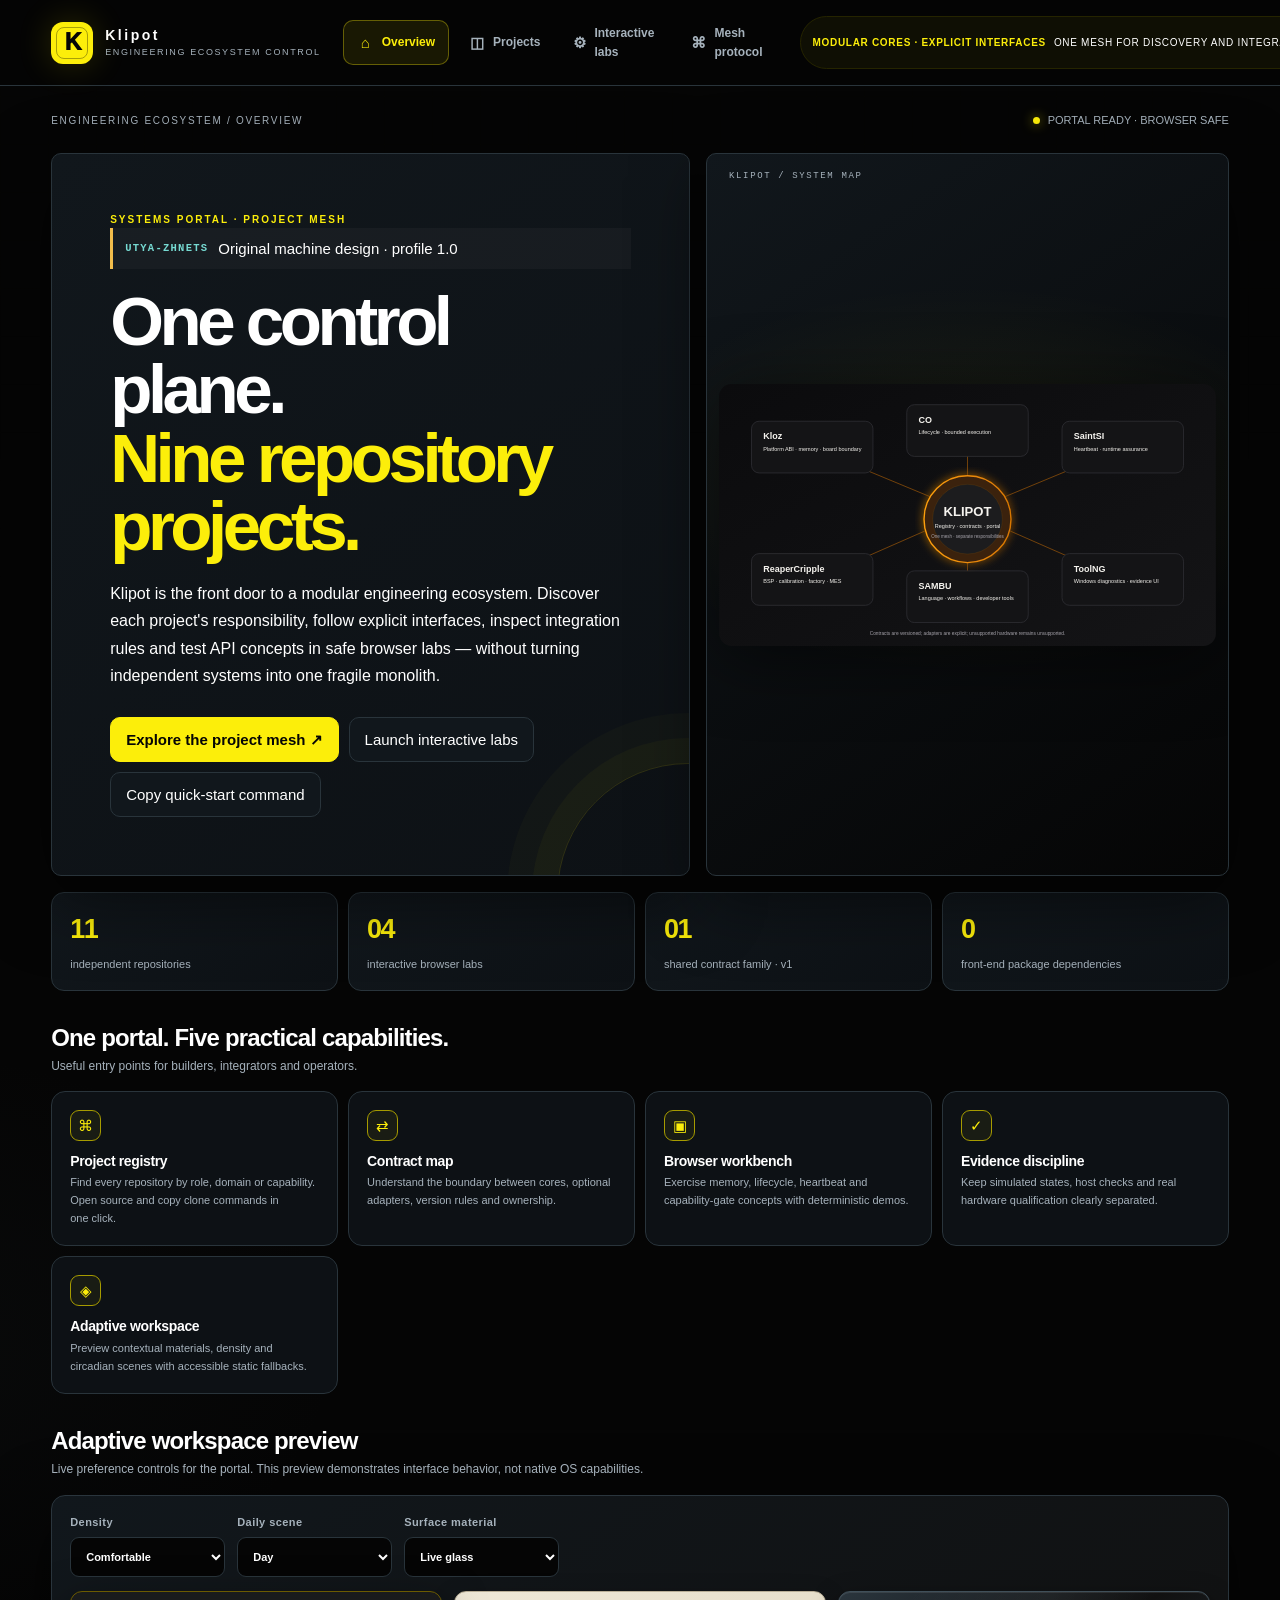
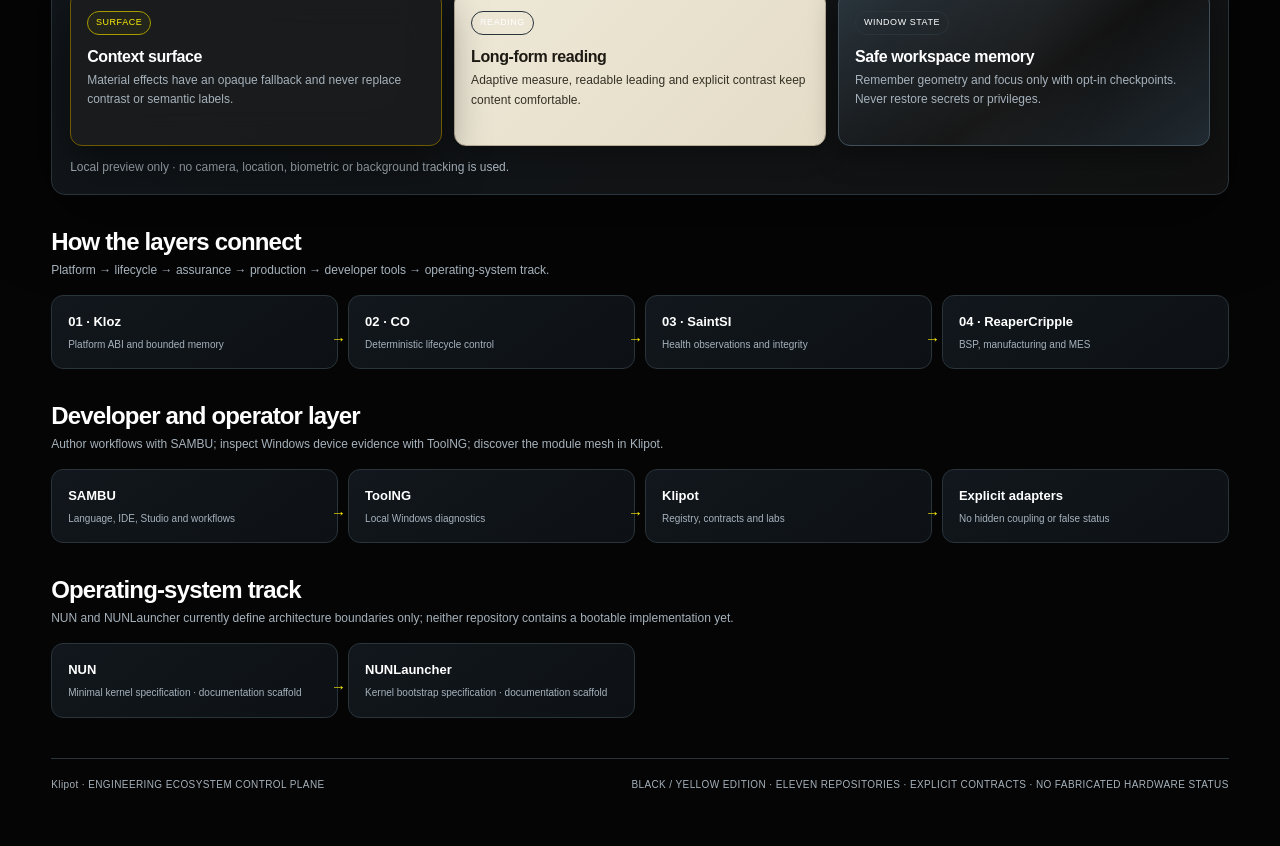
<file: index.html>
<!doctype html>
<html lang="en">
<head>
<meta charset="utf-8"><meta name="viewport" content="width=device-width,initial-scale=1">
<meta name="theme-color" content="#050505">
<meta name="description" content="Klipot is the black-and-yellow control portal for a modular engineering ecosystem: eleven repositories, shared contracts and interactive browser labs.">
<meta name="color-scheme" content="dark">
<link rel="stylesheet" href="assets/duck-ui/duck-ui.css">
<meta property="og:type" content="website">
<meta property="og:title" content="Klipot — Ecosystem Integration & Control Plane">
<meta property="og:description" content="One control plane. Eleven repository projects. Explore the repository mesh, contracts and interactive labs.">
<meta property="og:image" content="https://bboroski.github.io/Klipot/assets/portal-ui-preview.svg">
<meta name="twitter:card" content="summary_large_image">
<link rel="icon" type="image/svg+xml" href="assets/klipot-mark.svg">
<title>Klipot — Ecosystem Integration & Control Plane</title>
<style>

:root{color-scheme:dark;--bg:#050505;--surface:#11171C;--surface2:#0D1115;--stroke:#29343B;--ink:#FFFFFF;--muted:#A6B2BC;--accent:#FCEE0A;--accent-soft:#A69B00;--accent-dim:#252400;--red:#FF003C;--green:#4CAF50;--radius:10px;font:15px/1.55 Inter,ui-sans-serif,system-ui,-apple-system,"Segoe UI",sans-serif}
*{box-sizing:border-box}
html{scroll-behavior:smooth}
body{margin:0;min-height:100vh;color:var(--ink);background:radial-gradient(950px 580px at 84% -12%,#2524002b 0%,transparent 65%),radial-gradient(720px 460px at -10% 55%,#29343B18 0%,transparent 65%),var(--bg)}
body:before{content:"";position:fixed;inset:0;pointer-events:none;z-index:-1;opacity:.16;background-image:linear-gradient(#A69B0012 1px,transparent 1px),linear-gradient(90deg,#A69B0012 1px,transparent 1px);background-size:48px 48px;mask-image:linear-gradient(to bottom,black,transparent 80%)}
button,input,select{font:inherit}
button{cursor:pointer}
a{color:inherit;text-decoration:none}
.app{display:block;min-height:100vh}
.rail{position:sticky;top:0;z-index:30;width:100%;height:auto;padding:13px clamp(18px,4vw,58px);background:#050505eF;border-bottom:1px solid var(--stroke);backdrop-filter:blur(18px);display:flex;align-items:center;justify-content:space-between;gap:22px}
.brand{display:flex;align-items:center;gap:12px;min-width:max-content;padding:2px 0}
.sigil{display:grid;place-items:center;width:42px;height:42px;border-radius:12px;background:var(--accent);color:#050505;font-size:23px;font-weight:950;letter-spacing:-.08em;box-shadow:0 0 34px #FCEE0A2c;position:relative;overflow:hidden}
.sigil:after{content:"";position:absolute;inset:5px;border:1px solid #05050555;border-radius:8px}
.brand strong{display:block;letter-spacing:.18em;font-size:14px}
.brand small{display:block;color:var(--muted);font-size:9px;letter-spacing:.18em;text-transform:uppercase}
.nav{display:flex;align-items:center;justify-content:center;gap:5px}
.nav button{display:flex;align-items:center;gap:8px;border:1px solid transparent;border-radius:10px;background:transparent;color:var(--muted);text-align:left;padding:10px 13px;font-size:12px;font-weight:650;transition:background .18s,border-color .18s,color .18s,transform .18s}
.nav button:hover{background:#FCEE0A0d;border-color:#FCEE0A30;color:var(--ink);transform:translateY(-1px)}
.nav button[aria-current=page]{background:#FCEE0A16;border-color:#FCEE0A55;color:var(--accent)}
.nav .ico{width:17px;text-align:center;font-size:15px}
.rail-note{display:flex;align-items:center;gap:8px;min-width:max-content;padding:8px 11px;border:1px solid #252400;border-radius:999px;background:#FCEE0A0b;color:#FFFFFF;font-size:10px;letter-spacing:.07em;text-transform:uppercase}
.rail-note b{color:var(--accent);font-size:10px}
.content{min-width:0;padding:26px clamp(18px,4vw,58px) 54px;max-width:1540px;width:100%;margin:0 auto}
.topbar{display:flex;justify-content:space-between;align-items:center;gap:16px;margin-bottom:24px}
.crumb{font-size:10px;color:#A6B2BC;letter-spacing:.17em;text-transform:uppercase}
.status{display:flex;gap:8px;align-items:center;color:var(--muted);font-size:11px}
.dot{width:7px;height:7px;border-radius:99px;background:var(--accent);box-shadow:0 0 12px #FCEE0A99}
.view{animation:enter .32s ease both}
.view[hidden]{display:none}
@keyframes enter{from{opacity:0;transform:translateY(10px)}to{opacity:1;transform:none}}
.hero{display:grid;grid-template-columns:1.1fr .9fr;gap:16px;align-items:stretch}
.hero-copy,.hero-visual,.panel,.project,.lab{border:1px solid var(--stroke);border-radius:var(--radius);background:linear-gradient(145deg,#11171C,#0D1115);box-shadow:0 22px 70px #0008}
.hero-copy{padding:clamp(26px,4.6vw,58px);position:relative;overflow:hidden}
.hero-copy:after{content:"";position:absolute;width:260px;height:260px;right:-130px;bottom:-150px;border:1px solid #FCEE0A24;border-radius:50%;box-shadow:0 0 0 25px #FCEE0A08,0 0 0 50px #FCEE0A05;pointer-events:none}
.eyebrow{color:var(--accent);font-size:10px;font-weight:850;text-transform:uppercase;letter-spacing:.2em}
.hero h1{font-size:clamp(40px,5.4vw,72px);line-height:.99;letter-spacing:-.065em;margin:18px 0 19px;max-width:850px}
.hero h1 span{color:var(--accent)}
.lead{color:#FFFFFF;max-width:690px;font-size:16px;line-height:1.72}
.actions{display:flex;gap:10px;flex-wrap:wrap;margin-top:27px}
.btn{display:inline-flex;align-items:center;justify-content:center;gap:8px;border:1px solid #29343B;border-radius:10px;padding:10px 15px;color:var(--ink);background:#11171C;transition:transform .16s,background .16s,border-color .16s,box-shadow .16s;min-height:42px}
.btn:hover{transform:translateY(-2px);background:#29343B;border-color:#A69B00;box-shadow:0 9px 26px #0007}
.btn:active{transform:translateY(1px) scale(.985)}
.btn.primary{color:#050505;background:var(--accent);border-color:var(--accent);font-weight:850}
.btn.primary:hover{background:var(--accent-soft);border-color:var(--accent-soft);box-shadow:0 8px 28px #FCEE0A2a}
.btn.small{padding:7px 10px;min-height:34px;font-size:11px}
.btn:disabled{opacity:.38;cursor:not-allowed;transform:none;box-shadow:none}
.hero-visual{padding:12px;display:grid;place-items:center;overflow:hidden;position:relative;background:radial-gradient(500px 270px at 50% 45%,#FCEE0A12,transparent 72%),linear-gradient(145deg,#11171C,#050505)}
.hero-visual:before{content:"KLIPOT / SYSTEM MAP";position:absolute;left:22px;top:18px;color:#A6B2BC;font:9px/1 ui-monospace,monospace;letter-spacing:.18em}
.hero-visual img{width:100%;height:auto;display:block;filter:drop-shadow(0 12px 35px #0008)}
.metrics{display:grid;grid-template-columns:repeat(4,1fr);gap:10px;margin:16px 0 30px}
.metric{padding:16px 18px;border:1px solid var(--stroke);border-radius:13px;background:linear-gradient(140deg,#11171C,#0D1115)}
.metric strong{font-size:27px;display:block;letter-spacing:-.055em;color:var(--accent)}
.metric small{color:var(--muted);font-size:11px}
.section-head{display:flex;justify-content:space-between;align-items:end;gap:15px;margin:34px 0 15px}
.section-head h2{margin:0;font-size:24px;letter-spacing:-.035em}
.section-head p{margin:5px 0 0;color:var(--muted);font-size:12px}
.feature-grid{display:grid;grid-template-columns:repeat(4,minmax(0,1fr));gap:10px;margin:15px 0 26px}
.feature-card{padding:18px;border:1px solid var(--stroke);border-radius:14px;background:#0D1115}
.feature-icon{width:31px;height:31px;display:grid;place-items:center;border:1px solid #A69B00;border-radius:9px;color:var(--accent);font-size:15px;background:#FCEE0A0d}
.feature-card h3{font-size:14px;margin:13px 0 5px}
.feature-card p{margin:0;color:var(--muted);font-size:11px;line-height:1.6}
.toolbar{display:flex;gap:8px;flex-wrap:wrap}
.field{background:#050505;border:1px solid #29343B;border-radius:9px;padding:9px 11px;color:var(--ink);min-width:170px}
.field:focus{border-color:var(--accent)}
.grid{display:grid;grid-template-columns:repeat(3,minmax(0,1fr));gap:12px}
.project{padding:18px;background:linear-gradient(145deg,#11171C,#0D1115);transition:transform .2s,border-color .2s,box-shadow .2s}
.project:hover{transform:translateY(-3px);border-color:#A69B00;box-shadow:0 20px 48px #0008}
.project-top{display:flex;justify-content:space-between;align-items:center;gap:8px;flex-wrap:wrap}
.project h3{font-size:20px;margin:12px 0 5px;letter-spacing:-.035em}
.project p{color:var(--muted);font-size:12px;min-height:58px;margin:0}
.tag{display:inline-flex;padding:4px 8px;border:1px solid #29343B;border-radius:999px;color:#FFFFFF;font-size:9px;letter-spacing:.06em;text-transform:uppercase}
.tag.mint{border-color:#A69B00;color:var(--accent);background:#FCEE0A0b}
.project-actions{display:flex;gap:7px;flex-wrap:wrap;margin-top:15px}
.flow{display:grid;grid-template-columns:repeat(4,minmax(0,1fr));gap:10px}
.node{padding:16px;border:1px solid var(--stroke);border-radius:12px;background:linear-gradient(145deg,#11171C,#0D1115);position:relative}
.node strong{display:block;font-size:13px}
.node small{display:block;color:var(--muted);font-size:10px;margin-top:5px}
.node:after{content:"→";position:absolute;right:-9px;top:43%;color:var(--accent);z-index:2;font-size:15px}
.node:last-child:after{display:none}
.panel{padding:20px}
.panel h3{margin:0 0 8px}
.panel p{color:var(--muted);font-size:12px}
.labs-grid{display:grid;grid-template-columns:repeat(2,minmax(0,1fr));gap:13px}
.lab{padding:20px;background:linear-gradient(145deg,#11171C,#0D1115)}
.lab h3{margin:0 0 5px}
.lab .sub{font-size:11px;color:var(--muted);margin:0 0 14px}
.lab-controls{display:flex;gap:8px;align-items:end;flex-wrap:wrap}
.lab-controls label{display:grid;gap:5px;color:var(--muted);font-size:10px}
.lab-controls input{width:100px}
.lab-controls input[type=checkbox]{width:auto;accent-color:var(--accent)}
.readout{margin-top:14px;padding:12px;border-radius:10px;background:#050505;border:1px solid #29343B;font:11px/1.65 ui-monospace,SFMono-Regular,Consolas,monospace;color:#FFFFFF;min-height:48px;white-space:pre-wrap}
.readout .ok{color:var(--green)}
.readout .warn{color:var(--accent)}
.readout .bad{color:var(--red)}
.progress{height:7px;border-radius:99px;background:#29343B;overflow:hidden;margin-top:9px}
.progress span{display:block;height:100%;width:0;background:linear-gradient(90deg,var(--accent),#A69B00);transition:width .22s}
.protocol{display:grid;grid-template-columns:1fr 1fr;gap:11px}
.protocol .panel{box-shadow:none}
.protocol ul{padding-left:18px;color:var(--muted);font-size:12px}
.note{border-left:3px solid var(--accent);padding:10px 14px;background:#FCEE0A0b;color:#FFFFFF;border-radius:0 9px 9px 0;font-size:11px;margin:14px 0}
.toast{position:fixed;right:22px;bottom:22px;padding:12px 16px;border:1px solid #A69B00;border-radius:10px;background:#11171C;box-shadow:0 14px 40px #0009;color:var(--ink);opacity:0;transform:translateY(12px);pointer-events:none;transition:.22s;z-index:50;font-size:12px}
.toast.show{opacity:1;transform:none}
.footer{margin-top:40px;padding-top:18px;border-top:1px solid var(--stroke);display:flex;justify-content:space-between;gap:12px;color:var(--muted);font-size:10px;letter-spacing:.04em}
.workspace-preferences{display:flex;align-items:center;gap:10px;flex-wrap:wrap;margin:12px 0 4px;padding:12px 14px;border:1px solid var(--stroke);border-radius:12px;background:#101010;font-size:11px;color:var(--muted)}
.workspace-preferences label{display:flex;align-items:center;gap:7px}
.workspace-preferences input{accent-color:var(--accent)}
.workspace-preferences #workspace-status{flex:1 1 230px}
.project-actions .favorite{border-color:#6C5B00;color:var(--accent)}
.project-actions .favorite[aria-pressed=true]{background:#FCEE0A16}
button:focus-visible,a:focus-visible,input:focus-visible,select:focus-visible{outline:2px solid var(--accent);outline-offset:3px}
@media(max-width:1100px){.rail{flex-wrap:wrap;justify-content:center}.brand{margin-right:auto}.rail-note{display:none}.grid{grid-template-columns:repeat(2,minmax(0,1fr))}.hero{grid-template-columns:1fr}.hero-visual{max-height:340px}.hero-visual img{max-height:300px;object-fit:contain}.metrics{grid-template-columns:repeat(2,1fr)}.feature-grid{grid-template-columns:repeat(2,1fr)}}
@media(max-width:700px){.rail{padding:9px 12px;gap:9px;justify-content:space-between}.brand{margin:0}.sigil{width:35px;height:35px}.brand strong{font-size:12px}.brand small{font-size:8px}.nav{width:100%;justify-content:flex-start;overflow:auto;gap:4px;padding-bottom:2px}.nav button{white-space:nowrap;padding:8px 10px;font-size:11px}.nav .ico{display:none}.content{padding:17px 13px 34px}.topbar{margin-bottom:15px}.status{font-size:9px}.crumb{font-size:9px}.hero h1{font-size:clamp(39px,12vw,58px)}.hero-copy{padding:25px 20px}.lead{font-size:14px}.hero-visual{min-height:180px}.metrics{gap:7px}.metric{padding:12px}.metric strong{font-size:23px}.grid,.labs-grid,.protocol{grid-template-columns:1fr}.feature-grid{grid-template-columns:1fr 1fr;gap:8px}.feature-card{padding:14px}.flow{grid-template-columns:repeat(2,1fr)}.node:nth-child(2):after{display:none}.project p{min-height:0}.footer{display:block}.footer span{display:block;margin-top:5px}}
@media(max-width:420px){.feature-grid{grid-template-columns:1fr}.actions .btn{flex:1 1 auto}.status{display:none}}
@media(prefers-reduced-motion:reduce){*,*::before,*::after{scroll-behavior:auto!important;animation-duration:.01ms!important;animation-iteration-count:1!important;transition-duration:.01ms!important}}

.workspace-demo{padding:18px;margin:16px 0 30px;background:linear-gradient(145deg,#11171C,#111);border:1px solid #2A353D;border-radius:14px}
.workspace-controls{display:flex;gap:12px;flex-wrap:wrap;margin-bottom:14px}
.workspace-controls label{display:grid;gap:6px;color:var(--muted);font-size:11px;font-weight:700;letter-spacing:.04em}
.workspace-controls .field{min-width:155px}
.workspace-samples{display:grid;grid-template-columns:repeat(3,minmax(0,1fr));gap:12px}
.workspace-sample{min-width:0;min-height:155px;padding:16px;border:1px solid #2A353D;border-radius:12px;background:#11171C;transition:transform .18s,border-color .18s,box-shadow .18s}
.workspace-sample:hover{transform:translateY(-2px);border-color:#6C5B00}
.workspace-sample h3{font-size:16px;margin:13px 0 6px}
.workspace-sample p{font-size:12px;color:#A6B2BC;margin:0}
.workspace-sample.duck-glass{background:rgb(29 29 29 / 76%);border-color:#6C5B00;backdrop-filter:blur(18px) saturate(135%)}
.workspace-sample.duck-metal{background:linear-gradient(145deg,#2A353D,#111 55%,#202A31);border-color:#40505A;box-shadow:inset 0 1px #ffffff17,0 10px 28px #0006}
.workspace-sample.duck-paper{background:linear-gradient(135deg,#eee8d7,#e4dcc7);border-color:#b8ae96;color:#1c1a13}
.workspace-sample.duck-paper p{color:#343025}
.workspace-caption{margin:12px 0 0;color:var(--muted);font-size:11px}
.workspace-demo[data-density=calm] .workspace-samples{gap:22px}
.workspace-demo[data-density=calm] .workspace-sample{min-height:180px;padding:21px}
.workspace-demo[data-density=compact] .workspace-samples{gap:7px}
.workspace-demo[data-density=compact] .workspace-sample{min-height:125px;padding:11px}
.workspace-demo[data-cycle=dawn]{background:linear-gradient(145deg,#171b22,#111 74%)}
.workspace-demo[data-cycle=dusk]{background:linear-gradient(145deg,#241a15,#111 74%)}
.workspace-demo[data-cycle=night]{background:linear-gradient(145deg,#111426,#0c0d16 74%)}
@media(max-width:760px){.workspace-samples{grid-template-columns:1fr}.workspace-controls label,.workspace-controls .field{width:100%}}
@media(prefers-reduced-motion:reduce){.workspace-sample{transition:none;transform:none}}

</style>
<link rel="stylesheet" href="assets/neon-syndicate/theme.css">
</head>
<body>
<div class="app">
<aside class="rail">
  <div class="brand"><div class="sigil">K</div><div><strong>Klipot</strong><small>ENGINEERING ECOSYSTEM CONTROL</small></div></div>
  <nav class="nav" aria-label="Primary navigation">
    <button data-view="overview" aria-current="page"><span class="ico">⌂</span>Overview</button>
    <button data-view="projects"><span class="ico">◫</span>Projects</button>
    <button data-view="labs"><span class="ico">⚙</span>Interactive labs</button>
    <button data-view="protocol"><span class="ico">⌘</span>Mesh protocol</button>
  </nav>
  <div class="rail-note"><b>MODULAR CORES · EXPLICIT INTERFACES</b><p>One mesh for discovery and integration. Each repository keeps ownership of its runtime and safety rules.</p><a href="design/UTYA_ZHNETS.md">UTYA-ZHNETS machine design ↗</a></div>
</aside>
<main class="content">
<div class="topbar"><div class="crumb" id="crumb">ENGINEERING ECOSYSTEM / OVERVIEW</div><div class="status"><span class="dot"></span>PORTAL READY · BROWSER SAFE</div></div>
<section class="view" id="view-overview">
  <div class="hero"><div class="hero-copy">
<div class="eyebrow">SYSTEMS PORTAL · PROJECT MESH</div><div class="uz-machine-readout"><span class="uz-machine-kicker">UTYA-ZHNETS</span><span>Original machine design · profile 1.0</span></div>
<h1>One control plane.<br><span>Nine repository projects.</span></h1>
<p class="lead">Klipot is the front door to a modular engineering ecosystem. Discover each project's responsibility, follow explicit interfaces, inspect integration rules and test API concepts in safe browser labs — without turning independent systems into one fragile monolith.</p>
<div class="actions">
<button class="btn primary" data-go="projects">Explore the project mesh ↗</button>
<button class="btn" data-go="labs">Launch interactive labs</button>
<button class="btn" data-copy="git clone https://github.com/bboroski/Klipot.git">Copy quick-start command</button>
</div>
</div><div class="hero-visual"><img src="assets/nun-mesh-overview.svg" alt="Engineering ecosystem map covering eleven repositories coordinated through Klipot"></div></div>
  <div class="metrics">
<div class="metric"><strong>11</strong><small>independent repositories</small></div>
<div class="metric"><strong>04</strong><small>interactive browser labs</small></div>
<div class="metric"><strong>01</strong><small>shared contract family · v1</small></div>
<div class="metric"><strong>0</strong><small>front-end package dependencies</small></div>
</div>
<div class="section-head"><div><h2>One portal. Five practical capabilities.</h2><p>Useful entry points for builders, integrators and operators.</p></div></div>
<div class="feature-grid">
<article class="feature-card"><div class="feature-icon">⌘</div><h3>Project registry</h3><p>Find every repository by role, domain or capability. Open source and copy clone commands in one click.</p></article>
<article class="feature-card"><div class="feature-icon">⇄</div><h3>Contract map</h3><p>Understand the boundary between cores, optional adapters, version rules and ownership.</p></article>
<article class="feature-card"><div class="feature-icon">▣</div><h3>Browser workbench</h3><p>Exercise memory, lifecycle, heartbeat and capability-gate concepts with deterministic demos.</p></article>
<article class="feature-card"><div class="feature-icon">✓</div><h3>Evidence discipline</h3><p>Keep simulated states, host checks and real hardware qualification clearly separated.</p></article>
<article class="feature-card"><div class="feature-icon">◈</div><h3>Adaptive workspace</h3><p>Preview contextual materials, density and circadian scenes with accessible static fallbacks.</p></article>
</div>

<div class="section-head"><div><h2>Adaptive workspace preview</h2><p>Live preference controls for the portal. This preview demonstrates interface behavior, not native OS capabilities.</p></div></div>
<section class="workspace-demo panel" id="workspace-demo" data-cycle="day" data-density="comfortable" aria-label="Adaptive workspace preview">
  <div class="workspace-controls">
    <label>Density<select class="field" id="workspace-density"><option value="comfortable">Comfortable</option><option value="calm">Calm</option><option value="compact">Compact</option></select></label>
    <label>Daily scene<select class="field" id="workspace-cycle"><option value="dawn">Dawn</option><option value="day" selected>Day</option><option value="dusk">Dusk</option><option value="night">Night</option></select></label>
    <label>Surface material<select class="field" id="workspace-material"><option value="duck-glass">Live glass</option><option value="duck-metal">Brushed metal</option><option value="duck-paper">Reading paper</option></select></label>
  </div>
  <div class="workspace-samples">
    <article class="workspace-sample duck-glass" id="material-sample"><span class="tag mint">SURFACE</span><h3>Context surface</h3><p>Material effects have an opaque fallback and never replace contrast or semantic labels.</p></article>
    <article class="workspace-sample duck-paper"><span class="tag">READING</span><h3>Long-form reading</h3><p class="duck-reading">Adaptive measure, readable leading and explicit contrast keep content comfortable.</p></article>
    <article class="workspace-sample duck-metal"><span class="tag">WINDOW STATE</span><h3>Safe workspace memory</h3><p>Remember geometry and focus only with opt-in checkpoints. Never restore secrets or privileges.</p></article>
  </div>
  <p class="workspace-caption">Local preview only · no camera, location, biometric or background tracking is used.</p>
</section>
  <div class="section-head"><div><h2>How the layers connect</h2><p>Platform → lifecycle → assurance → production → developer tools → operating-system track.</p></div></div>
  <div class="flow"><div class="node"><strong>01 · Kloz</strong><small>Platform ABI and bounded memory</small></div><div class="node"><strong>02 · CO</strong><small>Deterministic lifecycle control</small></div><div class="node"><strong>03 · SaintSI</strong><small>Health observations and integrity</small></div><div class="node"><strong>04 · ReaperCripple</strong><small>BSP, manufacturing and MES</small></div></div>
  <div class="section-head"><div><h2>Developer and operator layer</h2><p>Author workflows with SAMBU; inspect Windows device evidence with ToolNG; discover the module mesh in Klipot.</p></div></div>
  <div class="flow"><div class="node"><strong>SAMBU</strong><small>Language, IDE, Studio and workflows</small></div><div class="node"><strong>ToolNG</strong><small>Local Windows diagnostics</small></div><div class="node"><strong>Klipot</strong><small>Registry, contracts and labs</small></div><div class="node"><strong>Explicit adapters</strong><small>No hidden coupling or false status</small></div></div>
  <div class="section-head"><div><h2>Operating-system track</h2><p>NUN and NUNLauncher currently define architecture boundaries only; neither repository contains a bootable implementation yet.</p></div></div>
  <div class="flow"><div class="node"><strong>NUN</strong><small>Minimal kernel specification · documentation scaffold</small></div><div class="node"><strong>NUNLauncher</strong><small>Kernel bootstrap specification · documentation scaffold</small></div></div>
</section>
<section class="view" id="view-projects" hidden>
  <div class="section-head"><div><div class="eyebrow">Repository directory</div><h2>Eleven repositories</h2><p>Filter by domain, inspect the role, then jump straight into the source.</p></div></div>
  <div class="toolbar"><input class="field" id="search" type="search" placeholder="Search repositories…" aria-label="Search repositories"><select class="field" id="filter" aria-label="Filter repositories"><option value="all">All domains</option><option value="embedded">Embedded core</option><option value="hardware">Hardware / manufacturing</option><option value="developer">Developer tools</option><option value="control">Control plane</option><option value="system">Operating system / bootstrap</option></select></div>
  <div class="workspace-preferences" aria-label="Local workspace preferences">
    <label><input id="remember-workspace" type="checkbox"> Remember favourites on this device</label>
    <button class="btn small" id="show-saved" type="button" aria-pressed="false">Show favourites only</button>
    <button class="btn small" id="clear-saved" type="button">Clear favourites</button>
    <span id="workspace-status" role="status" aria-live="polite">Session-only favourites · local storage is off</span>
  </div>
  <div class="grid" id="project-grid" style="margin-top:14px"></div><div class="note">Repository maturity labels are curated snapshots, not live CI results. Follow each repository's own build and hardware-validation instructions.</div>
</section>
<section class="view" id="view-labs" hidden>
  <div class="eyebrow">Interactive API concept demos</div><h2 style="font-size:30px;margin:8px 0">Small labs. Real rules.</h2><p class="lead">Click the controls, trigger transitions, and see the invariants change. These browser sandboxes model API concepts; they do not execute the C libraries or touch connected hardware.</p>
  <div class="labs-grid" style="margin-top:18px">
    <article class="lab"><h3>Kloz · Arena allocator</h3><p class="sub">Caller-owned capacity · power-of-two alignment · no hidden heap</p><div class="lab-controls"><label>Bytes<input class="field" id="arena-size" type="number" min="1" max="1024" value="128"></label><label>Alignment<input class="field" id="arena-align" type="number" min="1" max="256" value="16"></label><button class="btn primary small" id="arena-alloc">Allocate</button><button class="btn small" id="arena-reset">Reset</button></div><div class="progress"><span id="arena-bar"></span></div><div class="readout" id="arena-out" aria-live="polite">Arena: 0 / 1024 bytes used.</div></article>
    <article class="lab"><h3>CO · Lifecycle runtime</h3><p class="sub">One step per poll · explicit fault state · guarded shutdown</p><div class="lab-controls"><button class="btn primary small" id="co-start">Start</button><button class="btn small" id="co-step">Run step</button><button class="btn small" id="co-fail">Inject step error</button><button class="btn small" id="co-stop">Stop</button></div><div class="readout" id="co-out" aria-live="polite">State: STOPPED · cycles: 0</div></article>
    <article class="lab"><h3>SaintSI · Heartbeat monitor</h3><p class="sub">Rollover-aware time · stale components are observations, not actions</p><div class="lab-controls"><label>Tick advance<input class="field" id="health-advance" type="number" min="1" max="100" value="5"></label><button class="btn primary small" id="health-heartbeat">Heartbeat</button><button class="btn small" id="health-tick">Advance time</button><button class="btn small" id="health-check">Check</button></div><div class="readout" id="health-out" aria-live="polite">Component 0x01 · tick 0 · timeout 20 · healthy</div></article>
    <article class="lab"><h3>ReaperCripple · Capability gate</h3><p class="sub">Validate all required capabilities before running a bootstrap stage</p><div class="lab-controls" style="align-items:center"><label><input type="checkbox" class="cap" value="clock" checked> Monotonic clock</label><label><input type="checkbox" class="cap" value="sensor"> Sensor input</label><label><input type="checkbox" class="cap" value="supply"> Supply monitor</label><label><input type="checkbox" class="cap" value="fixture"> Fixture evidence</label></div><div class="lab-controls" style="margin-top:12px"><button class="btn primary small" id="gate-validate">Validate stages</button><button class="btn small" id="gate-reset">Reset demo</button></div><div class="readout" id="gate-out" aria-live="polite">Required stages: clock → sensor → supply → fixture. Awaiting validation.</div></article>
  </div>
</section>
<section class="view" id="view-protocol" hidden>
  <div class="eyebrow">Integration contract · major version 1</div><h2 style="font-size:30px;margin:8px 0">Connect deliberately.</h2><p class="lead">The mesh is a contract graph, not a monolithic binary. Each dependency is opt-in, versioned and visible.</p>
  <div class="protocol" style="margin-top:18px"><article class="panel"><h3>Machine-near contract</h3><ul><li>Kloz defines status, memory and versioned platform operations.</li><li>CO owns lifecycle state and callback sequencing.</li><li>SaintSI observes progress with a caller-owned timebase.</li><li>ReaperCripple composes board services, bootstrap, fixture and manufacturing policy.</li></ul></article><article class="panel"><h3>Developer and desktop contract</h3><ul><li>SAMBU describes bounded workflows and supplies the language/tooling layer.</li><li>ToolNG embeds a portable policy/workflow core, not the Python runtime.</li><li>Klipot indexes capabilities, documentation and compatibility boundaries.</li><li>Browser labs are illustrative simulations, not device evidence.</li></ul></article><article class="panel"><h3>Evidence vocabulary</h3><ul><li><b>Observed</b> — the check ran and produced a measured result.</li><li><b>Not found</b> — the check ran, but the target was absent.</li><li><b>Unknown</b> — access or coverage was insufficient.</li><li><b>Failed</b> — a completed operation returned an error.</li><li><b>Passed</b> — all declared requirements were measured and satisfied.</li></ul></article><article class="panel"><h3>Version and safety rules</h3><ul><li>Use fixed-width C fields and explicit size/version markers.</li><li>Never serialize native structs by copying memory.</li><li>Convert clock units explicitly and bound wrap intervals.</li><li>Never infer pinouts or operating limits from generic profiles.</li><li>Host tests do not replace target and hardware-in-the-loop validation.</li></ul></article></div>
  <div class="actions"><a class="btn primary" href="https://github.com/bboroski/Klipot/blob/main/docs/INTEGRATION_PROTOCOL.md" target="_blank" rel="noopener">Open full protocol ↗</a><a class="btn" href="https://github.com/bboroski/Klipot/blob/main/contracts/mesh-envelope.h" target="_blank" rel="noopener">C ABI reference ↗</a><a class="btn" href="https://github.com/bboroski/Klipot/blob/main/registry/ecosystem.json" target="_blank" rel="noopener">Machine-readable registry ↗</a></div>
</section>
<footer class="footer"><span>Klipot · ENGINEERING ECOSYSTEM CONTROL PLANE</span><span>BLACK / YELLOW EDITION · ELEVEN REPOSITORIES · EXPLICIT CONTRACTS · NO FABRICATED HARDWARE STATUS</span></footer>
</main></div><div class="toast" id="toast" role="status" aria-live="polite"></div>
<script>
const projects=[
{id:"klipot",name:"Klipot",domain:"control",role:"Ecosystem portal & integration control plane",desc:"Repository registry, versioned contracts, project graph and interactive browser labs.",maturity:"Static portal",accent:"mint",url:"https://github.com/bboroski/Klipot",clone:"https://github.com/bboroski/Klipot.git",guide:"https://github.com/bboroski/Klipot/blob/main/docs/ADAPTIVE_WORKSPACE_INTEGRATION.md"},
{id:"kloz",name:"Kloz",domain:"embedded",role:"Portable bare-metal substrate",desc:"C11 status ABI, caller-owned arena memory and versioned platform operations.",maturity:"Host-tested core",accent:"mint",url:"https://github.com/bboroski/Kloz",clone:"https://github.com/bboroski/Kloz.git",guide:"https://github.com/bboroski/Kloz/blob/main/docs/ADAPTIVE_WORKSPACE_INTEGRATION.md"},
{id:"co",name:"CO",domain:"embedded",role:"Deterministic component lifecycle runtime",desc:"Allocation-free lifecycle transitions, one-step polling, error retention and cleanup guards.",maturity:"Host-tested core",accent:"mint",url:"https://github.com/bboroski/CO",clone:"https://github.com/bboroski/CO.git",guide:"https://github.com/bboroski/CO/blob/main/docs/ADAPTIVE_WORKSPACE_INTEGRATION.md"},
{id:"saintsi",name:"SaintSI",domain:"embedded",role:"Runtime integrity observer",desc:"Bounded heartbeat registry, rollover-safe checks and CRC-32 integrity observations.",maturity:"Host-tested core",accent:"mint",url:"https://github.com/bboroski/SaintSI",clone:"https://github.com/bboroski/SaintSI.git",guide:"https://github.com/bboroski/SaintSI/blob/main/docs/ADAPTIVE_WORKSPACE_INTEGRATION.md"},
{id:"reapercripple",name:"ReaperCripple",domain:"hardware",role:"Embedded firmware and manufacturing fabric",desc:"Board support, staged bootstrap, calibration, fixtures and manufacturing event bridges.",maturity:"Target validation required",accent:"gold",url:"https://github.com/bboroski/ReaperCripple",clone:"https://github.com/bboroski/ReaperCripple.git",guide:"https://github.com/bboroski/ReaperCripple/blob/main/docs/ADAPTIVE_WORKSPACE_INTEGRATION.md"},
{id:"sambu",name:"SAMBU",domain:"developer",role:"Scientific modeling, language and workflow environment",desc:"Experimental language, Tkinter IDE, Duck Studio, scientific models and deterministic workflows.",maturity:"Experimental alpha",accent:"blue",url:"https://github.com/bboroski/SAMBU",clone:"https://github.com/bboroski/SAMBU.git",guide:"https://github.com/bboroski/SAMBU/blob/main/docs/ADAPTIVE_WORKSPACE_INTEGRATION.md"},
{id:"toolng",name:"ToolNG",domain:"developer",role:"Windows device evidence probe",desc:"C17/Win32 device observation, evidence-aware readiness, local reports and safe guidance.",maturity:"Windows desktop utility",accent:"blue",url:"https://github.com/bboroski/ToolNG",clone:"https://github.com/bboroski/ToolNG.git",guide:"https://github.com/bboroski/ToolNG/blob/main/docs/ADAPTIVE_WORKSPACE_INTEGRATION.md"},
{id:"nun",name:"NUN",domain:"system",role:"Minimal kernel substrate specification",desc:"Kernel architecture, memory, execution and hardware-boundary contracts; no bootable core yet.",maturity:"Specification only",accent:"gold",url:"https://github.com/bboroski/NUN",clone:"https://github.com/bboroski/NUN.git",guide:"https://github.com/bboroski/NUN/blob/main/docs/ADAPTIVE_WORKSPACE_INTEGRATION.md"},
{id:"nunlauncher",name:"NUNLauncher",domain:"system",role:"Kernel bootstrap supervisor specification",desc:"Image validation, memory-map checks, capability gates and versioned handoff contract.",maturity:"Specification only",accent:"gold",url:"https://github.com/bboroski/NUNLauncher",clone:"https://github.com/bboroski/NUNLauncher.git",guide:"https://github.com/bboroski/NUNLauncher/blob/main/docs/ADAPTIVE_WORKSPACE_INTEGRATION.md"},
{id:"fragile-baby",name:"Fragile-Baby",domain:"hardware",role:"Elbrus architecture and toolchain qualification",desc:"Compiler/linker profiles, ABI and memory-map evidence with target-gated support claims.",maturity:"Proposal · target evidence required",accent:"gold",url:"https://github.com/bboroski/Fragile-Baby",clone:"https://github.com/bboroski/Fragile-Baby.git",guide:"https://github.com/bboroski/Fragile-Baby/blob/main/docs/ADAPTIVE_WORKSPACE_INTEGRATION.md"},
{id:"luci",name:"Luci",domain:"developer",role:"Documentation and UI contract scaffold",desc:"Shared design tokens and integration boundaries; product/runtime scope awaits maintainer definition.",maturity:"Scope pending",accent:"gold",url:"https://github.com/bboroski/Luci",clone:"https://github.com/bboroski/Luci.git",guide:"https://github.com/bboroski/Luci/blob/main/docs/ADAPTIVE_WORKSPACE_INTEGRATION.md"}
];

const $=s=>document.querySelector(s),$$=s=>Array.from(document.querySelectorAll(s));
function toast(msg){const t=$("#toast");t.textContent=msg;t.classList.add("show");clearTimeout(toast.timer);toast.timer=setTimeout(()=>t.classList.remove("show"),2200)}
function go(name){$$(".view").forEach(v=>{v.hidden=v.id!=="view-"+name});$$(".nav button").forEach(b=>{if(b.dataset.view===name)b.setAttribute("aria-current","page");else b.removeAttribute("aria-current")});$("#crumb").textContent="ENGINEERING ECOSYSTEM / "+name.toUpperCase();location.hash=name}
const workspaceStorageKey="klipot.workspace.v1";
let workspaceRemember=false,showSavedOnly=false;
let savedProjects=new Set();
function workspaceStatus(message){const node=$("#workspace-status");if(node)node.textContent=message}
function persistWorkspace(){
  if(!workspaceRemember)return;
  try{localStorage.setItem(workspaceStorageKey,JSON.stringify([...savedProjects].sort()));workspaceStatus("Favourites are saved only in this browser.");}
  catch{workspaceStatus("Local storage is unavailable; favourites remain session-only.");}
}
function projectMarkup(p){const saved=savedProjects.has(p.id);let guide=p.guide?'<a class="btn small" href="'+p.guide+'" target="_blank" rel="noopener">Integration spec ↗</a>':"";return '<article class="project"><div class="project-top"><span class="tag '+(p.accent==="mint"?"mint":"")+'">'+p.domain+'</span><span class="tag">'+p.maturity+'</span></div><h3>'+p.name+'</h3><p><b>'+p.role+'</b><br>'+p.desc+'</p><div class="project-actions"><button class="btn small favorite" type="button" data-fav="'+p.id+'" aria-pressed="'+saved+'" aria-label="'+(saved?"Remove "+p.name+" from":"Add "+p.name+" to")+' favourites">'+(saved?"★ Saved":"☆ Save")+'</button><a class="btn small primary" href="'+p.url+'" target="_blank" rel="noopener">Open repository ↗</a><button class="btn small" data-copy="'+p.clone+'">Copy clone URL</button>'+guide+'</div></article>'}
function renderProjects(){const q=$("#search").value.toLowerCase(),f=$("#filter").value;const list=projects.filter(p=>(f==="all"||p.domain===f)&&(!showSavedOnly||savedProjects.has(p.id))&&[p.name,p.role,p.desc,p.maturity].join(" ").toLowerCase().includes(q));$("#project-grid").innerHTML=list.map(projectMarkup).join("")||'<div class="panel">No repositories match that filter.</div>'}
$$(".nav button").forEach(b=>b.addEventListener("click",()=>go(b.dataset.view)));$$("[data-go]").forEach(b=>b.addEventListener("click",()=>go(b.dataset.go)));
$("#search").addEventListener("input",renderProjects);$("#filter").addEventListener("change",renderProjects);
$("#remember-workspace").addEventListener("change",e=>{
  workspaceRemember=e.target.checked;
  if(workspaceRemember){
    try{
      const stored=JSON.parse(localStorage.getItem(workspaceStorageKey)||"[]");
      savedProjects=new Set(Array.isArray(stored)?stored.filter(id=>projects.some(p=>p.id===id)):[]);
      workspaceStatus("Favourites loaded from this browser only.");
    }catch{workspaceStatus("Could not read local preferences; using a session-only workspace.");}
  }else{
    savedProjects.clear();
    try{localStorage.removeItem(workspaceStorageKey);workspaceStatus("Local preferences removed; session favourites cleared.");}
    catch{workspaceStatus("Session favourites cleared; browser storage could not be accessed.");}
  }
  renderProjects();
});
$("#show-saved").addEventListener("click",e=>{
  showSavedOnly=!showSavedOnly;
  e.currentTarget.setAttribute("aria-pressed",String(showSavedOnly));
  e.currentTarget.textContent=showSavedOnly?"Show all projects":"Show favourites only";
  renderProjects();
});
$("#clear-saved").addEventListener("click",()=>{
  savedProjects.clear();
  if(workspaceRemember){try{localStorage.removeItem(workspaceStorageKey);}catch{}}
  workspaceStatus("Favourites cleared.");
  renderProjects();
});
document.addEventListener("click",e=>{
  const button=e.target.closest("[data-fav]");
  if(!button)return;
  const id=button.dataset.fav;
  if(savedProjects.has(id))savedProjects.delete(id);else savedProjects.add(id);
  persistWorkspace();
  renderProjects();
});
document.addEventListener("click",async e=>{const b=e.target.closest("[data-copy]");if(!b)return;try{await navigator.clipboard.writeText(b.dataset.copy);toast(b.dataset.copy.startsWith("git clone")?"Quick-start command copied":"Clone URL copied")}catch{toast("Clipboard unavailable: "+b.dataset.copy)}});
const workspaceDemo=$("#workspace-demo");
if(workspaceDemo){
  $("#workspace-density").addEventListener("change",e=>workspaceDemo.dataset.density=e.target.value);
  $("#workspace-cycle").addEventListener("change",e=>workspaceDemo.dataset.cycle=e.target.value);
  $("#workspace-material").addEventListener("change",e=>{
    const sample=$("#material-sample");
    sample.classList.remove("duck-glass","duck-metal","duck-paper");
    sample.classList.add(e.target.value);
  });
}
renderProjects();
let arena={used:0};$("#arena-alloc").onclick=()=>{const n=Number($("#arena-size").value),a=Number($("#arena-align").value);if(!Number.isInteger(n)||n<1||n>1024||!Number.isInteger(a)||a<1||(a&(a-1))!==0){$("#arena-out").innerHTML='<span class="bad">Rejected: size must be 1–1024 and alignment must be a power of two.</span>';return}const pad=(a-arena.used%a)%a;if(arena.used+pad+n>1024){$("#arena-out").innerHTML='<span class="bad">Out of capacity: request would exceed 1024 bytes.</span>';return}arena.used+=pad+n;$("#arena-bar").style.width=(arena.used/1024*100)+"%";$("#arena-out").textContent="Allocated "+n+" bytes · alignment "+a+" · padding "+pad+"\nUsed: "+arena.used+" / 1024 bytes."};$("#arena-reset").onclick=()=>{arena.used=0;$("#arena-bar").style.width="0%";$("#arena-out").textContent="Arena reset. Used: 0 / 1024 bytes."};
let co={state:"STOPPED",cycles:0};function paintCo(msg){$("#co-out").innerHTML="State: <b>"+co.state+"</b> · cycles: "+co.cycles+(msg?"\n"+msg:"");$("#co-step").disabled=co.state!=="RUNNING";$("#co-fail").disabled=co.state!=="RUNNING";$("#co-start").disabled=co.state!=="STOPPED";$("#co-stop").disabled=co.state==="STOPPED"||co.state==="STEPPING"}$("#co-start").onclick=()=>{if(co.state!=="STOPPED")return;co.state="STARTING";paintCo("init callback accepted");co.state="RUNNING";paintCo("init completed → RUNNING")};$("#co-step").onclick=()=>{if(co.state!=="RUNNING")return;co.state="STEPPING";paintCo("one bounded poll callback");co.cycles=Math.min(0xffffffff,co.cycles+1);co.state="RUNNING";paintCo("step returned CO_OK")};$("#co-fail").onclick=()=>{if(co.state!=="RUNNING")return;co.state="STEPPING";co.cycles=Math.min(0xffffffff,co.cycles+1);co.state="FAULTED";paintCo("step returned non-zero · fault retained · no implicit retry")};$("#co-stop").onclick=()=>{if(co.state==="STOPPED"||co.state==="STEPPING")return;co.state="STOPPING";paintCo("shutdown callback");co.state="STOPPED";paintCo("cleanup completed")};paintCo("");
let health={tick:0,last:0,timeout:20};function paintHealth(label){const age=(health.tick-health.last)>>>0,stale=age>health.timeout;$("#health-out").innerHTML="Component 0x01 · now "+(health.tick>>>0)+" · last heartbeat "+(health.last>>>0)+"\nAge: "+age+" / timeout "+health.timeout+" · <b class='"+(stale?"warn":"ok")+"'>"+(stale?"DEGRADED / STALE":"HEALTHY")+"</b>"+(label?"\n"+label:"")};$("#health-heartbeat").onclick=()=>{health.last=health.tick>>>0;paintHealth("heartbeat recorded")};$("#health-tick").onclick=()=>{const n=Math.max(1,Math.min(100,Number($("#health-advance").value)||1));health.tick=(health.tick+n)>>>0;paintHealth("monotonic tick advanced")};$("#health-check").onclick=()=>paintHealth("check observes state; it does not reset or feed a watchdog");paintHealth("");
const required=["clock","sensor","supply","fixture"];$("#gate-validate").onclick=()=>{const have=$$(".cap:checked").map(x=>x.value),missing=required.filter(x=>!have.includes(x));$("#gate-out").innerHTML=missing.length?'<span class="warn">BLOCKED BEFORE BOOT</span>\nMissing: '+missing.join(", ")+'\nNo initializer would run.':'<span class="ok">CAPABILITY GATE PASSED</span>\nAll four declared requirements are present. This is still a browser demo, not fixture evidence.'};$("#gate-reset").onclick=()=>{$$(".cap").forEach(x=>x.checked=x.value==="clock");$("#gate-out").textContent="Required stages: clock → sensor → supply → fixture. Awaiting validation."};
if(location.hash){const page=location.hash.slice(1);if(["overview","projects","labs","protocol"].includes(page))go(page)}
</script></body></html>
</file>
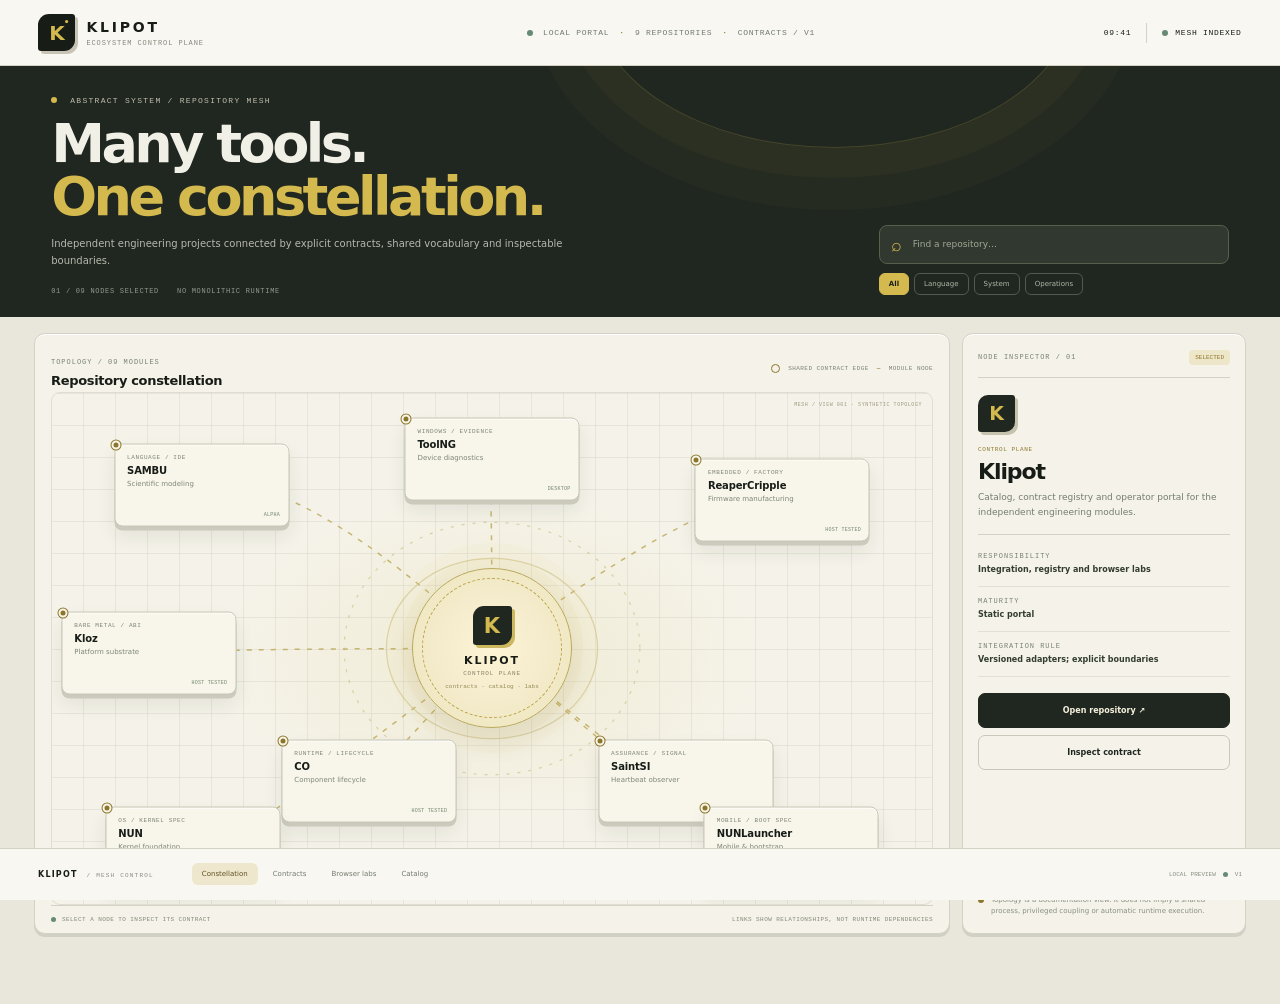
<file: ui/index.html>
<!doctype html>
<html lang="en"><head><meta charset="utf-8"><meta name="viewport" content="width=device-width,initial-scale=1"><meta name="theme-color" content="#151914"><meta name="description" content="Klipot — abstract ecosystem topology and integration control plane"><title>Klipot — Mesh Constellation</title><link rel="stylesheet" href="./styles.css"><script src="./app.js" defer></script></head><body>
<main class="app">
<header class="statusbar"><a class="brand" href="#"><span class="brand-mark">K<span>•</span></span><span><b>KLIPOT</b><small>ECOSYSTEM CONTROL PLANE</small></span></a><div class="system-line"><i></i><span>LOCAL PORTAL</span><b>·</b><span>9 REPOSITORIES</span><b>·</b><span>CONTRACTS / V1</span></div><div class="status-actions"><time id="clock">09:41</time><span class="separator"></span><span class="mesh-state"><i></i> MESH INDEXED</span></div></header>
<section class="hero">
<div class="hero-copy"><div class="eyebrow"><span></span> ABSTRACT SYSTEM / REPOSITORY MESH</div><h1>Many tools.<br><em>One constellation.</em></h1><p>Independent engineering projects connected by explicit contracts, shared vocabulary and inspectable boundaries.</p><div class="hero-meta"><span>01 / 09 NODES SELECTED</span><span>NO MONOLITHIC RUNTIME</span></div></div>
<div class="controls"><label class="search"><span>⌕</span><input id="search" type="search" placeholder="Find a repository…"></label><div class="filters" role="group" aria-label="Repository filters"><button class="filter active" data-filter="all">All</button><button class="filter" data-filter="language">Language</button><button class="filter" data-filter="system">System</button><button class="filter" data-filter="operations">Operations</button></div></div>
</section>
<div class="mesh-layout">
<section class="mesh-stage"><div class="stage-head"><div><small>TOPOLOGY / 09 MODULES</small><h2>Repository constellation</h2></div><span class="map-legend"><i></i> SHARED CONTRACT EDGE <b>—</b> MODULE NODE</span></div>
<div class="constellation" id="constellation">
<svg viewBox="0 0 1000 680" preserveAspectRatio="none" aria-hidden="true" class="connections">
<path d="M500 340 Q280 100 170 120"/><path d="M500 340 Q500 75 495 90"/><path d="M500 340 Q770 110 820 150"/><path d="M500 340 Q100 340 110 350"/><path d="M500 340 Q340 540 335 555"/><path d="M500 340 Q690 530 720 550"/><path d="M500 340 Q190 620 155 620"/><path d="M500 340 Q810 640 850 620"/>
<circle cx="500" cy="340" r="120"/><circle cx="500" cy="340" r="168" class="orbit orbit-dashed"/>
</svg>
<button class="repo-node node-sambu" data-repo="SAMBU" data-domain="language"><span class="node-pin"></span><small>LANGUAGE / IDE</small><b>SAMBU</b><em>Scientific modeling</em><span class="node-state">ALPHA</span></button>
<button class="repo-node node-toolng" data-repo="ToolNG" data-domain="operations"><span class="node-pin"></span><small>WINDOWS / EVIDENCE</small><b>ToolNG</b><em>Device diagnostics</em><span class="node-state">DESKTOP</span></button>
<button class="repo-node node-reaper" data-repo="ReaperCripple" data-domain="operations"><span class="node-pin"></span><small>EMBEDDED / FACTORY</small><b>ReaperCripple</b><em>Firmware manufacturing</em><span class="node-state">HOST TESTED</span></button>
<button class="repo-node node-kloz" data-repo="Kloz" data-domain="system"><span class="node-pin"></span><small>BARE METAL / ABI</small><b>Kloz</b><em>Platform substrate</em><span class="node-state">HOST TESTED</span></button>
<button class="repo-node node-co" data-repo="CO" data-domain="system"><span class="node-pin"></span><small>RUNTIME / LIFECYCLE</small><b>CO</b><em>Component lifecycle</em><span class="node-state">HOST TESTED</span></button>
<button class="repo-node node-saintsi" data-repo="SaintSI" data-domain="system"><span class="node-pin"></span><small>ASSURANCE / SIGNAL</small><b>SaintSI</b><em>Heartbeat observer</em><span class="node-state">HOST TESTED</span></button>
<button class="repo-node node-nun" data-repo="NUN" data-domain="system"><span class="node-pin"></span><small>OS / KERNEL SPEC</small><b>NUN</b><em>Kernel foundation</em><span class="node-state">SPECIFICATION</span></button>
<button class="repo-node node-launcher" data-repo="NUNLauncher" data-domain="system"><span class="node-pin"></span><small>MOBILE / BOOT SPEC</small><b>NUNLauncher</b><em>Mobile &amp; bootstrap</em><span class="node-state">SPECIFICATION</span></button>
<div class="core-node" data-core="true"><span class="core-ring"></span><div class="core-mark">K</div><b>KLIPOT</b><small>CONTROL PLANE</small><em>contracts · catalog · labs</em></div>
<div class="stage-coordinate">MESH / VIEW 001 · SYNTHETIC TOPOLOGY</div>
</div>
<div class="stage-foot"><span><i></i> SELECT A NODE TO INSPECT ITS CONTRACT</span><span>LINKS SHOW RELATIONSHIPS, NOT RUNTIME DEPENDENCIES</span></div>
</section>
<aside class="inspector" id="inspector"><div class="inspector-top"><small>NODE INSPECTOR / 01</small><span class="inspector-tag">SELECTED</span></div><div class="selected-mark" id="selected-mark">K</div><div class="selected-domain" id="selected-domain">CONTROL PLANE</div><h2 id="selected-name">Klipot</h2><p id="selected-description">Catalog, contract registry and operator portal for the independent engineering modules.</p><div class="inspector-divider"></div><div class="detail"><small>RESPONSIBILITY</small><b id="selected-role">Integration, registry and browser labs</b></div><div class="detail"><small>MATURITY</small><b id="selected-state">Static portal</b></div><div class="detail"><small>INTEGRATION RULE</small><b id="selected-contract">Versioned adapters; explicit boundaries</b></div><div class="inspector-actions"><a id="repo-link" href="https://github.com/bboroski/Klipot" target="_blank" rel="noreferrer">Open repository ↗</a><button id="contract-button">Inspect contract</button></div><div class="inspector-note"><i></i><span>Topology is a documentation view. It does not imply a shared process, privileged coupling or automatic runtime execution.</span></div></aside>
</div>
<footer class="bottombar"><div class="bottom-brand">KLIPOT <span> / MESH CONTROL</span></div><nav><button class="active" data-tab="map">Constellation</button><button data-tab="contracts">Contracts</button><button data-tab="labs">Browser labs</button><button data-tab="catalog">Catalog</button></nav><div class="bottom-status"><span>LOCAL PREVIEW</span><i></i> V1</div></footer>
<dialog id="modal"><button class="close" id="close">×</button><small>KLIPOT / CONTRACT NOTE</small><h2 id="modal-title">Contract</h2><p id="modal-copy"></p><button id="done">Close note</button></dialog><div class="toast" id="toast" role="status" aria-live="polite"></div></main>
</body></html>
</file>
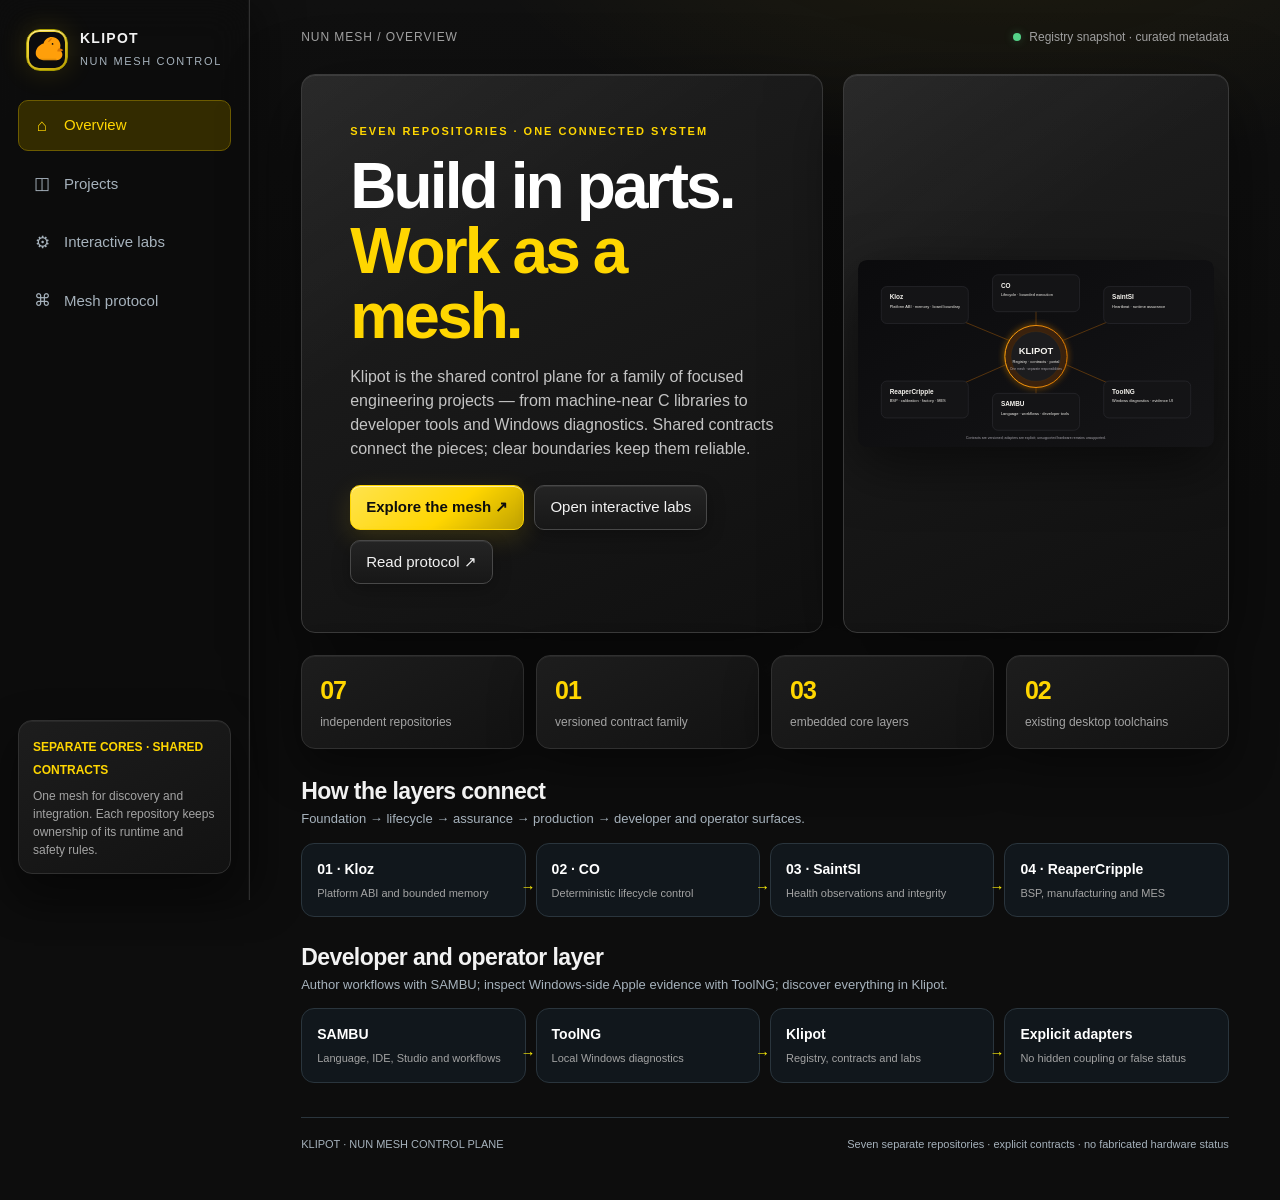
<file: web/index.html>
<!doctype html>
<html lang="en">
<head>
<meta charset="utf-8"><meta name="viewport" content="width=device-width,initial-scale=1">
<meta name="theme-color" content="#050505"><meta name="description" content="NUN Mesh — a connected engineering workspace for seven focused repositories.">
<title>Klipot · NUN Mesh</title>
<style>
:root{color-scheme:dark;--bg:#050505;--surface:#11171C;--surface2:#172027;--stroke:#2A353D;--ink:#FFFFFF;--muted:#A6B2BC;--mint:#FCEE0A;--blue:#A69B00;--gold:#FCEE0A;--red:#FF003C;--green:#56D68B;--radius:14px;font:15px/1.5 Inter,ui-sans-serif,system-ui,-apple-system,"Segoe UI",sans-serif}
*{box-sizing:border-box}body{margin:0;background:radial-gradient(1100px 620px at 70% -10%,#1a3350 0%,transparent 60%),var(--bg);color:var(--ink);min-height:100vh}button,input,select{font:inherit}button{cursor:pointer}a{color:inherit;text-decoration:none}.app{display:grid;grid-template-columns:250px minmax(0,1fr);min-height:100vh}.rail{position:sticky;top:0;height:100vh;padding:26px 18px;background:rgba(8,18,31,.88);border-right:1px solid var(--stroke);backdrop-filter:blur(16px);display:flex;flex-direction:column;gap:26px}.brand{display:flex;align-items:center;gap:12px;padding:2px 8px}.sigil{display:grid;place-items:center;width:42px;height:42px;border-radius:14px;background:linear-gradient(135deg,var(--mint),var(--blue));color:#071321;font-size:22px;font-weight:900;box-shadow:0 0 34px #72d9ca40}.brand strong{display:block;letter-spacing:.12em;font-size:14px}.brand small{color:var(--muted);font-size:11px;letter-spacing:.15em}.nav{display:grid;gap:7px}.nav button{display:flex;align-items:center;gap:12px;border:1px solid transparent;border-radius:12px;background:transparent;color:var(--muted);text-align:left;padding:12px 13px;transition:background .18s,border-color .18s,color .18s,transform .18s}.nav button:hover{background:#14273b;color:var(--ink);transform:translateX(2px)}.nav button[aria-current=page]{background:#17334a;border-color:#315b70;color:var(--mint)}.nav .ico{width:20px;text-align:center;font-size:17px}.rail-note{margin-top:auto;padding:14px;border:1px solid var(--stroke);border-radius:14px;background:#0d1b2b}.rail-note b{font-size:12px;color:var(--mint)}.rail-note p{margin:7px 0 0;color:var(--muted);font-size:12px}.content{min-width:0;padding:28px clamp(18px,4vw,58px) 48px;max-width:1600px;width:100%;margin:auto}.topbar{display:flex;justify-content:space-between;align-items:center;gap:16px;margin-bottom:28px}.crumb{font-size:12px;color:var(--muted);letter-spacing:.08em;text-transform:uppercase}.status{display:flex;gap:8px;align-items:center;color:var(--muted);font-size:12px}.dot{width:8px;height:8px;border-radius:99px;background:var(--green);box-shadow:0 0 12px #7bd7a766}.view{animation:enter .32s ease both}.view[hidden]{display:none}@keyframes enter{from{opacity:0;transform:translateY(9px)}to{opacity:1;transform:none}}.hero{display:grid;grid-template-columns:1.15fr .85fr;gap:20px;align-items:stretch}.hero-copy,.hero-visual,.panel,.project,.lab{border:1px solid var(--stroke);border-radius:var(--radius);background:linear-gradient(145deg,#12253a,#0e1d2f);box-shadow:0 18px 60px #0002}.hero-copy{padding:clamp(24px,4vw,48px)}.eyebrow{color:var(--mint);font-size:11px;font-weight:800;text-transform:uppercase;letter-spacing:.18em}.hero h1{font-size:clamp(36px,5vw,64px);line-height:1.02;letter-spacing:-.045em;margin:14px 0 16px}.hero h1 span{color:var(--mint)}.lead{color:#b6c8dc;max-width:680px;font-size:16px}.actions{display:flex;gap:10px;flex-wrap:wrap;margin-top:24px}.btn{border:1px solid var(--stroke);border-radius:12px;padding:10px 15px;color:var(--ink);background:#172b40;transition:transform .16s,background .16s,border-color .16s,box-shadow .16s}.btn:hover{transform:translateY(-2px);background:#203b55;border-color:#52738d;box-shadow:0 8px 25px #0003}.btn:active{transform:translateY(1px) scale(.98)}.btn.primary{color:#061520;background:linear-gradient(110deg,var(--mint),#9bcaff);border:0;font-weight:800}.btn.primary:hover{filter:brightness(1.08)}.btn.small{padding:7px 10px;font-size:12px}.hero-visual{padding:14px;display:grid;place-items:center;overflow:hidden}.hero-visual img{width:100%;height:auto;display:block}.metrics{display:grid;grid-template-columns:repeat(4,1fr);gap:12px;margin:22px 0 30px}.metric{padding:16px 18px;border:1px solid var(--stroke);border-radius:14px;background:#0e1d2d}.metric strong{font-size:25px;display:block;letter-spacing:-.04em}.metric small{color:var(--muted);font-size:12px}.section-head{display:flex;justify-content:space-between;align-items:end;gap:15px;margin:28px 0 14px}.section-head h2{margin:0;font-size:23px}.section-head p{margin:4px 0 0;color:var(--muted);font-size:13px}.toolbar{display:flex;gap:8px;flex-wrap:wrap}.field{background:#0d1b2a;border:1px solid var(--stroke);border-radius:11px;padding:9px 11px;color:var(--ink);min-width:170px}.grid{display:grid;grid-template-columns:repeat(3,minmax(0,1fr));gap:13px}.project{padding:18px;transition:transform .2s,border-color .2s,box-shadow .2s}.project:hover{transform:translateY(-3px);border-color:#4d7594;box-shadow:0 18px 40px #0004}.project-top{display:flex;justify-content:space-between;align-items:center;gap:10px;flex-wrap:wrap}.project h3{font-size:19px;margin:12px 0 5px}.project p{color:var(--muted);font-size:13px;min-height:58px;margin:0}.tag{display:inline-flex;padding:4px 8px;border:1px solid #34516c;border-radius:99px;color:#b5c9df;font-size:10px;letter-spacing:.04em;text-transform:uppercase}.tag.mint{border-color:#327266;color:var(--mint)}.project-actions{display:flex;gap:8px;flex-wrap:wrap;margin-top:15px}.flow{display:grid;grid-template-columns:repeat(4,minmax(0,1fr));gap:10px}.node{padding:15px;border:1px solid var(--stroke);border-radius:13px;background:#102136;position:relative}.node strong{display:block;font-size:14px}.node small{display:block;color:var(--muted);font-size:11px;margin-top:5px}.node:after{content:"→";position:absolute;right:-11px;top:45%;color:var(--mint);z-index:2}.node:last-child:after{display:none}.panel{padding:20px}.panel h3{margin:0 0 8px}.panel p{color:var(--muted);font-size:13px}.labs-grid{display:grid;grid-template-columns:repeat(2,minmax(0,1fr));gap:14px}.lab{padding:20px}.lab h3{margin:0 0 5px}.lab .sub{font-size:12px;color:var(--muted);margin:0 0 14px}.lab-controls{display:flex;gap:8px;align-items:end;flex-wrap:wrap}.lab-controls label{display:grid;gap:5px;color:var(--muted);font-size:11px}.lab-controls input{width:100px}.readout{margin-top:14px;padding:12px;border-radius:11px;background:#091726;border:1px solid #243d57;font:12px/1.55 ui-monospace,SFMono-Regular,Consolas,monospace;color:#c2d8e9;min-height:48px;white-space:pre-wrap}.readout .ok{color:var(--green)}.readout .warn{color:var(--gold)}.readout .bad{color:var(--red)}.progress{height:8px;border-radius:99px;background:#1d3349;overflow:hidden;margin-top:8px}.progress span{display:block;height:100%;width:0;background:linear-gradient(90deg,var(--mint),var(--blue));transition:width .22s}.protocol{display:grid;grid-template-columns:1fr 1fr;gap:12px}.protocol .panel{box-shadow:none}.protocol ul{padding-left:18px;color:var(--muted);font-size:13px}.note{border-left:3px solid var(--gold);padding:10px 14px;background:#211d15;color:#dfc894;border-radius:0 10px 10px 0;font-size:12px;margin:14px 0}.toast{position:fixed;right:22px;bottom:22px;padding:12px 16px;border:1px solid #456b7c;border-radius:12px;background:#10283a;box-shadow:0 14px 40px #0007;opacity:0;transform:translateY(12px);pointer-events:none;transition:.22s;z-index:20}.toast.show{opacity:1;transform:none}.footer{margin-top:34px;padding-top:18px;border-top:1px solid var(--stroke);display:flex;justify-content:space-between;gap:12px;color:var(--muted);font-size:11px}button:focus-visible,a:focus-visible,input:focus-visible,select:focus-visible{outline:2px solid var(--mint);outline-offset:3px}
@media(max-width:1050px){.app{grid-template-columns:205px minmax(0,1fr)}.grid{grid-template-columns:repeat(2,minmax(0,1fr))}.hero{grid-template-columns:1fr}.hero-visual{max-height:250px}.hero-visual img{max-height:225px;object-fit:contain}.metrics{grid-template-columns:repeat(2,1fr)}}
@media(max-width:700px){.app{display:block}.rail{position:sticky;height:auto;padding:10px 12px;z-index:10;border-right:0;border-bottom:1px solid var(--stroke)}.brand{padding:2px}.sigil{width:34px;height:34px}.brand strong{font-size:12px}.nav{display:flex;overflow:auto;gap:5px}.nav button{white-space:nowrap;padding:8px 10px;font-size:12px}.nav .ico{display:none}.rail-note{display:none}.content{padding:19px 14px 35px}.topbar{margin-bottom:18px}.grid,.labs-grid,.protocol{grid-template-columns:1fr}.flow{grid-template-columns:repeat(2,1fr)}.node:nth-child(2):after{display:none}.project p{min-height:0}.footer{display:block}.footer span{display:block;margin-top:5px}}
@media(prefers-reduced-motion:reduce){*,*::before,*::after{scroll-behavior:auto!important;animation-duration:.01ms!important;animation-iteration-count:1!important;transition-duration:.01ms!important}}
</style>
<link rel="stylesheet" href="../assets/neon-syndicate/theme.css">

<link rel="stylesheet" href="../assets/duck-ui/duck-ui.css">
<style id="duck-portal-theme">
:root{--bg:#050505;--surface:#11171C;--surface2:#172027;--stroke:#2A353D;--ink:#FFFFFF;--muted:#A6B2BC;--mint:#FCEE0A;--blue:#A69B00;--gold:#FCEE0A;--red:#FF003C;--green:#56D68B;--radius:14px}
body{background:radial-gradient(900px 520px at 74% -12%,#FCEE0A12 0%,transparent 62%),#050505;color:#FFFFFF}
.rail{background:rgba(13,13,13,.96);border-right-color:#2A353D;backdrop-filter:blur(18px)}
.brand{gap:12px}.sigil{background:#FCEE0A;color:#050505;border:1px solid #A69B00;box-shadow:0 8px 24px #FCEE0A20}
.sigil img{display:block;width:36px;height:36px;border-radius:10px}
.brand strong{letter-spacing:.09em}.brand small{color:#A6B2BC}
.nav button{min-height:44px;border-radius:10px;border-color:transparent;color:#A6B2BC;transition:background .18s,border-color .18s,color .18s,transform .12s}
.nav button:hover{background:#202A31;border-color:#2A353D;color:#FFFFFF;transform:translateX(2px)}
.nav button[aria-current=page]{background:#252400;border-color:#6C5B00;color:#FCEE0A}
.rail-note{background:#11171C;border-color:#2A353D;box-shadow:0 8px 24px #0005}.rail-note b{color:#FCEE0A}
.content{color:#FFFFFF}.crumb{color:#A6B2BC}.status{color:#A6B2BC}.dot{background:#56D68B;box-shadow:0 0 12px #56D68B55}
.hero-copy,.hero-visual,.panel,.project,.lab{background:linear-gradient(155deg,#172027,#0D1115);border-color:#2A353D;box-shadow:0 16px 44px #0006}
.hero-copy{background:radial-gradient(600px 250px at 96% 0%,#FCEE0A0D,transparent 68%),linear-gradient(155deg,#172027,#0D1115)}
.eyebrow{color:#FCEE0A}.hero h1 span{color:#FCEE0A}.lead{color:#D4DDE3}
.btn{min-height:42px;background:#11171C;border-color:#40505A;color:#FFFFFF;border-radius:10px}
.btn:hover{background:#202A31;border-color:#6C5B00;box-shadow:0 8px 25px #0006;transform:translateY(-2px)}
.btn:active{transform:translateY(1px) scale(.99)}
.btn.primary{color:#050505;background:#FCEE0A;border:1px solid #FCEE0A;font-weight:800}
.btn.primary:hover{background:#FFF67A;border-color:#FFF67A;filter:none}
.metric{background:#0D1115;border-color:#2A353D}.metric small{color:#A6B2BC}
.section-head p,.project p,.panel p,.lab .sub{color:#A6B2BC}
.node{background:#11171C;border-color:#2A353D}.node:after{color:#FCEE0A}
.tag{border-color:#40505A;color:#D4DDE3;background:#0D1115}.tag.mint{border-color:#6C5B00;color:#FCEE0A}
.field{background:#0D1115;border-color:#2A353D;color:#FFFFFF;min-height:42px}
.readout{background:#050505;border-color:#2A353D;color:#D4DDE3}
.readout .ok{color:#56D68B}.readout .warn{color:#FCEE0A}.readout .bad{color:#FF003C}
.progress{background:#2A353D}.progress span{background:#FCEE0A}
.note{border-left-color:#FCEE0A;background:#282500;color:#F0DF8A}
.toast{background:#172027;border-color:#6C5B00;border-left:4px solid #FCEE0A;color:#FFFFFF;box-shadow:0 16px 44px #0009}
.footer{border-top-color:#2A353D;color:#A6B2BC}
button:focus-visible,a:focus-visible,input:focus-visible,select:focus-visible{outline:2px solid #FCEE0A;outline-offset:3px}
@media(prefers-reduced-motion:reduce){.view{animation:none!important}*{scroll-behavior:auto!important;transition-duration:.01ms!important}}
</style>

  <link rel="stylesheet" href="duck-theme.css">
</head>
<body>
<div class="app">
<aside class="rail">
  <div class="brand"><div class="sigil"><img src="../assets/duck-ui/duck-mark.svg" alt="" aria-hidden="true"></div><div><strong>KLIPOT</strong><small>NUN MESH CONTROL</small></div></div>
  <nav class="nav" aria-label="Primary navigation">
    <button data-view="overview" aria-current="page"><span class="ico">⌂</span>Overview</button>
    <button data-view="projects"><span class="ico">◫</span>Projects</button>
    <button data-view="labs"><span class="ico">⚙</span>Interactive labs</button>
    <button data-view="protocol"><span class="ico">⌘</span>Mesh protocol</button>
  </nav>
  <div class="rail-note"><b>SEPARATE CORES · SHARED CONTRACTS</b><p>One mesh for discovery and integration. Each repository keeps ownership of its runtime and safety rules.</p></div>
</aside>
<main class="content">
<div class="topbar"><div class="crumb" id="crumb">NUN MESH / OVERVIEW</div><div class="status"><span class="dot"></span>Registry snapshot · curated metadata</div></div>
<section class="view" id="view-overview">
  <div class="hero"><div class="hero-copy"><div class="eyebrow">Seven repositories · one connected system</div><h1>Build in parts.<br><span>Work as a mesh.</span></h1><p class="lead">Klipot is the shared control plane for a family of focused engineering projects — from machine-near C libraries to developer tools and Windows diagnostics. Shared contracts connect the pieces; clear boundaries keep them reliable.</p><div class="actions"><button class="btn primary" data-go="projects">Explore the mesh ↗</button><button class="btn" data-go="labs">Open interactive labs</button><a class="btn" href="https://github.com/bboroski/Klipot/blob/main/docs/INTEGRATION_PROTOCOL.md" target="_blank" rel="noopener">Read protocol ↗</a></div></div><div class="hero-visual"><img src="../assets/nun-mesh-overview.svg" alt="NUN Mesh architecture diagram connecting seven separate repositories through Klipot"></div></div>
  <div class="metrics"><div class="metric"><strong>07</strong><small>independent repositories</small></div><div class="metric"><strong>01</strong><small>versioned contract family</small></div><div class="metric"><strong>03</strong><small>embedded core layers</small></div><div class="metric"><strong>02</strong><small>existing desktop toolchains</small></div></div>
  <div class="section-head"><div><h2>How the layers connect</h2><p>Foundation → lifecycle → assurance → production → developer and operator surfaces.</p></div></div>
  <div class="flow"><div class="node"><strong>01 · Kloz</strong><small>Platform ABI and bounded memory</small></div><div class="node"><strong>02 · CO</strong><small>Deterministic lifecycle control</small></div><div class="node"><strong>03 · SaintSI</strong><small>Health observations and integrity</small></div><div class="node"><strong>04 · ReaperCripple</strong><small>BSP, manufacturing and MES</small></div></div>
  <div class="section-head"><div><h2>Developer and operator layer</h2><p>Author workflows with SAMBU; inspect Windows-side Apple evidence with ToolNG; discover everything in Klipot.</p></div></div>
  <div class="flow"><div class="node"><strong>SAMBU</strong><small>Language, IDE, Studio and workflows</small></div><div class="node"><strong>ToolNG</strong><small>Local Windows diagnostics</small></div><div class="node"><strong>Klipot</strong><small>Registry, contracts and labs</small></div><div class="node"><strong>Explicit adapters</strong><small>No hidden coupling or false status</small></div></div>
</section>
<section class="view" id="view-projects" hidden>
  <div class="section-head"><div><div class="eyebrow">Repository directory</div><h2>Seven focused projects</h2><p>Filter by domain, inspect the role, then jump straight into the source.</p></div></div>
  <div class="toolbar"><input class="field" id="search" type="search" placeholder="Search repositories…" aria-label="Search repositories"><select class="field" id="filter" aria-label="Filter repositories"><option value="all">All domains</option><option value="embedded">Embedded core</option><option value="hardware">Hardware / manufacturing</option><option value="developer">Developer tools</option><option value="control">Control plane</option></select></div>
  <div class="grid" id="project-grid" style="margin-top:14px"></div><div class="note">Repository maturity labels are curated snapshots, not live CI results. Follow each repository's own build and hardware-validation instructions.</div>
</section>
<section class="view" id="view-labs" hidden>
  <div class="eyebrow">Interactive API concept demos</div><h2 style="font-size:30px;margin:8px 0">Small labs. Real rules.</h2><p class="lead">Click the controls, trigger transitions, and see the invariants change. These browser sandboxes model API concepts; they do not execute the C libraries or touch connected hardware.</p>
  <div class="labs-grid" style="margin-top:18px">
    <article class="lab"><h3>Kloz · Arena allocator</h3><p class="sub">Caller-owned capacity · power-of-two alignment · no hidden heap</p><div class="lab-controls"><label>Bytes<input class="field" id="arena-size" type="number" min="1" max="1024" value="128"></label><label>Alignment<input class="field" id="arena-align" type="number" min="1" max="256" value="16"></label><button class="btn primary small" id="arena-alloc">Allocate</button><button class="btn small" id="arena-reset">Reset</button></div><div class="progress"><span id="arena-bar"></span></div><div class="readout" id="arena-out" aria-live="polite">Arena: 0 / 1024 bytes used.</div></article>
    <article class="lab"><h3>CO · Lifecycle runtime</h3><p class="sub">One step per poll · explicit fault state · guarded shutdown</p><div class="lab-controls"><button class="btn primary small" id="co-start">Start</button><button class="btn small" id="co-step">Run step</button><button class="btn small" id="co-fail">Inject step error</button><button class="btn small" id="co-stop">Stop</button></div><div class="readout" id="co-out" aria-live="polite">State: STOPPED · cycles: 0</div></article>
    <article class="lab"><h3>SaintSI · Heartbeat monitor</h3><p class="sub">Rollover-aware time · stale components are observations, not actions</p><div class="lab-controls"><label>Tick advance<input class="field" id="health-advance" type="number" min="1" max="100" value="5"></label><button class="btn primary small" id="health-heartbeat">Heartbeat</button><button class="btn small" id="health-tick">Advance time</button><button class="btn small" id="health-check">Check</button></div><div class="readout" id="health-out" aria-live="polite">Component 0x01 · tick 0 · timeout 20 · healthy</div></article>
    <article class="lab"><h3>ReaperCripple · Capability gate</h3><p class="sub">Validate all required capabilities before running a bootstrap stage</p><div class="lab-controls" style="align-items:center"><label><input type="checkbox" class="cap" value="clock" checked> Monotonic clock</label><label><input type="checkbox" class="cap" value="sensor"> Sensor input</label><label><input type="checkbox" class="cap" value="supply"> Supply monitor</label><label><input type="checkbox" class="cap" value="fixture"> Fixture evidence</label></div><div class="lab-controls" style="margin-top:12px"><button class="btn primary small" id="gate-validate">Validate stages</button><button class="btn small" id="gate-reset">Reset demo</button></div><div class="readout" id="gate-out" aria-live="polite">Required stages: clock → sensor → supply → fixture. Awaiting validation.</div></article>
  </div>
</section>
<section class="view" id="view-protocol" hidden>
  <div class="eyebrow">Integration contract · major version 1</div><h2 style="font-size:30px;margin:8px 0">Connect deliberately.</h2><p class="lead">The mesh is a contract graph, not a monolithic binary. Each dependency is opt-in, versioned and visible.</p>
  <div class="protocol" style="margin-top:18px"><article class="panel"><h3>Machine-near contract</h3><ul><li>Kloz defines status, memory and versioned platform operations.</li><li>CO owns lifecycle state and callback sequencing.</li><li>SaintSI observes progress with a caller-owned timebase.</li><li>ReaperCripple composes board services, bootstrap, fixture and manufacturing policy.</li></ul></article><article class="panel"><h3>Developer and desktop contract</h3><ul><li>SAMBU describes bounded workflows and supplies the language/tooling layer.</li><li>ToolNG embeds a portable policy/workflow core, not the Python runtime.</li><li>Klipot indexes capabilities, documentation and compatibility boundaries.</li><li>Browser labs are illustrative simulations, not device evidence.</li></ul></article><article class="panel"><h3>Evidence vocabulary</h3><ul><li><b>Observed</b> — the check ran and produced a measured result.</li><li><b>Not found</b> — the check ran, but the target was absent.</li><li><b>Unknown</b> — access or coverage was insufficient.</li><li><b>Failed</b> — a completed operation returned an error.</li><li><b>Passed</b> — all declared requirements were measured and satisfied.</li></ul></article><article class="panel"><h3>Version and safety rules</h3><ul><li>Use fixed-width C fields and explicit size/version markers.</li><li>Never serialize native structs by copying memory.</li><li>Convert clock units explicitly and bound wrap intervals.</li><li>Never infer pinouts or operating limits from generic profiles.</li><li>Host tests do not replace target and hardware-in-the-loop validation.</li></ul></article></div>
  <div class="actions"><a class="btn primary" href="https://github.com/bboroski/Klipot/blob/main/docs/INTEGRATION_PROTOCOL.md" target="_blank" rel="noopener">Open full protocol ↗</a><a class="btn" href="https://github.com/bboroski/Klipot/blob/main/contracts/mesh-envelope.h" target="_blank" rel="noopener">C ABI reference ↗</a><a class="btn" href="https://github.com/bboroski/Klipot/blob/main/registry/ecosystem.json" target="_blank" rel="noopener">Machine-readable registry ↗</a></div>
</section>
<footer class="footer"><span>KLIPOT · NUN MESH CONTROL PLANE</span><span>Seven separate repositories · explicit contracts · no fabricated hardware status</span></footer>
</main></div><div class="toast" id="toast" role="status" aria-live="polite"></div>
<script>
const projects=[
{id:"klipot",name:"Klipot",domain:"control",role:"Control plane & ecosystem portal",desc:"Repository registry, versioned contracts, system map and interactive API-concept labs.",maturity:"Portal bootstrap",accent:"mint",url:"https://github.com/bboroski/Klipot",clone:"https://github.com/bboroski/Klipot.git"},
{id:"kloz",name:"Kloz",domain:"embedded",role:"Machine-near platform substrate",desc:"C11 status ABI, caller-owned arena memory and versioned CPU/board operations.",maturity:"Host-tested core",accent:"mint",url:"https://github.com/bboroski/Kloz",clone:"https://github.com/bboroski/Kloz.git"},
{id:"co",name:"CO",domain:"embedded",role:"Deterministic lifecycle runtime",desc:"Allocation-free start, one-step polling, failure retention and reverse cleanup policy.",maturity:"Host-tested core",accent:"mint",url:"https://github.com/bboroski/CO",clone:"https://github.com/bboroski/CO.git"},
{id:"saintsi",name:"SaintSI",domain:"embedded",role:"Runtime assurance & integrity",desc:"Bounded heartbeat registry, rollover-safe checks and non-cryptographic CRC-32.",maturity:"Host-tested core",accent:"mint",url:"https://github.com/bboroski/SaintSI",clone:"https://github.com/bboroski/SaintSI.git"},
{id:"reapercripple",name:"ReaperCripple",domain:"hardware",role:"Hardware & manufacturing engineering",desc:"BSP adapters, staged bootstrap, pinout governance, calibration, fixtures and MES event bridges.",maturity:"Target validation required",accent:"gold",url:"https://github.com/bboroski/ReaperCripple",clone:"https://github.com/bboroski/ReaperCripple.git"},
{id:"sambu",name:"SAMBU",domain:"developer",role:"Language, IDE & workflow toolkit",desc:"Experimental language with Tkinter IDE, Duck Studio, domain modules and deterministic workflow descriptions.",maturity:"Experimental alpha",accent:"blue",url:"https://github.com/bboroski/SAMBU",clone:"https://github.com/bboroski/SAMBU.git",guide:"https://github.com/bboroski/SAMBU/blob/main/docs/DUCK_STUDIO.md"},
{id:"toolng",name:"ToolNG",domain:"developer",role:"Native Windows diagnostics",desc:"C17/Win32 Apple USB observation, evidence-aware readiness, local reports and safe guidance.",maturity:"Native desktop",accent:"blue",url:"https://github.com/bboroski/ToolNG",clone:"https://github.com/bboroski/ToolNG.git",guide:"https://github.com/bboroski/ToolNG/blob/main/docs/GUI_DESIGN.md"}
];
const $=s=>document.querySelector(s),$$=s=>Array.from(document.querySelectorAll(s));
function toast(msg){const t=$("#toast");t.textContent=msg;t.classList.add("show");clearTimeout(toast.timer);toast.timer=setTimeout(()=>t.classList.remove("show"),2200)}
function go(name){$$(".view").forEach(v=>{v.hidden=v.id!=="view-"+name});$$(".nav button").forEach(b=>{if(b.dataset.view===name)b.setAttribute("aria-current","page");else b.removeAttribute("aria-current")});$("#crumb").textContent="NUN MESH / "+name.toUpperCase();location.hash=name}
function projectMarkup(p){let guide=p.guide?'<a class="btn small" href="'+p.guide+'" target="_blank" rel="noopener">GUI guide ↗</a>':"";return '<article class="project"><div class="project-top"><span class="tag '+(p.accent==="mint"?"mint":"")+'">'+p.domain+'</span><span class="tag">'+p.maturity+'</span></div><h3>'+p.name+'</h3><p><b>'+p.role+'</b><br>'+p.desc+'</p><div class="project-actions"><a class="btn small primary" href="'+p.url+'" target="_blank" rel="noopener">Open repository ↗</a><button class="btn small" data-copy="'+p.clone+'">Copy clone URL</button>'+guide+'</div></article>'}
function renderProjects(){const q=$("#search").value.toLowerCase(),f=$("#filter").value;const list=projects.filter(p=>(f==="all"||p.domain===f)&&[p.name,p.role,p.desc,p.maturity].join(" ").toLowerCase().includes(q));$("#project-grid").innerHTML=list.map(projectMarkup).join("")||'<div class="panel">No repositories match that filter.</div>'}
$$(".nav button").forEach(b=>b.addEventListener("click",()=>go(b.dataset.view)));$$("[data-go]").forEach(b=>b.addEventListener("click",()=>go(b.dataset.go)));
$("#search").addEventListener("input",renderProjects);$("#filter").addEventListener("change",renderProjects);$("#project-grid").addEventListener("click",async e=>{const b=e.target.closest("[data-copy]");if(!b)return;try{await navigator.clipboard.writeText(b.dataset.copy);toast("Clone URL copied")}catch{toast("Clipboard unavailable: "+b.dataset.copy)}});renderProjects();
let arena={used:0};$("#arena-alloc").onclick=()=>{const n=Number($("#arena-size").value),a=Number($("#arena-align").value);if(!Number.isInteger(n)||n<1||n>1024||!Number.isInteger(a)||a<1||(a&(a-1))!==0){$("#arena-out").innerHTML='<span class="bad">Rejected: size must be 1–1024 and alignment must be a power of two.</span>';return}const pad=(a-arena.used%a)%a;if(arena.used+pad+n>1024){$("#arena-out").innerHTML='<span class="bad">Out of capacity: request would exceed 1024 bytes.</span>';return}arena.used+=pad+n;$("#arena-bar").style.width=(arena.used/1024*100)+"%";$("#arena-out").textContent="Allocated "+n+" bytes · alignment "+a+" · padding "+pad+"\nUsed: "+arena.used+" / 1024 bytes."};$("#arena-reset").onclick=()=>{arena.used=0;$("#arena-bar").style.width="0%";$("#arena-out").textContent="Arena reset. Used: 0 / 1024 bytes."};
let co={state:"STOPPED",cycles:0};function paintCo(msg){$("#co-out").innerHTML="State: <b>"+co.state+"</b> · cycles: "+co.cycles+(msg?"\n"+msg:"");$("#co-step").disabled=co.state!=="RUNNING";$("#co-fail").disabled=co.state!=="RUNNING";$("#co-start").disabled=co.state!=="STOPPED";$("#co-stop").disabled=co.state==="STOPPED"||co.state==="STEPPING"}$("#co-start").onclick=()=>{if(co.state!=="STOPPED")return;co.state="STARTING";paintCo("init callback accepted");co.state="RUNNING";paintCo("init completed → RUNNING")};$("#co-step").onclick=()=>{if(co.state!=="RUNNING")return;co.state="STEPPING";paintCo("one bounded poll callback");co.cycles=Math.min(0xffffffff,co.cycles+1);co.state="RUNNING";paintCo("step returned CO_OK")};$("#co-fail").onclick=()=>{if(co.state!=="RUNNING")return;co.state="STEPPING";co.cycles=Math.min(0xffffffff,co.cycles+1);co.state="FAULTED";paintCo("step returned non-zero · fault retained · no implicit retry")};$("#co-stop").onclick=()=>{if(co.state==="STOPPED"||co.state==="STEPPING")return;co.state="STOPPING";paintCo("shutdown callback");co.state="STOPPED";paintCo("cleanup completed")};paintCo("");
let health={tick:0,last:0,timeout:20};function paintHealth(label){const age=(health.tick-health.last)>>>0,stale=age>health.timeout;$("#health-out").innerHTML="Component 0x01 · now "+(health.tick>>>0)+" · last heartbeat "+(health.last>>>0)+"\nAge: "+age+" / timeout "+health.timeout+" · <b class='"+(stale?"warn":"ok")+"'>"+(stale?"DEGRADED / STALE":"HEALTHY")+"</b>"+(label?"\n"+label:"")};$("#health-heartbeat").onclick=()=>{health.last=health.tick>>>0;paintHealth("heartbeat recorded")};$("#health-tick").onclick=()=>{const n=Math.max(1,Math.min(100,Number($("#health-advance").value)||1));health.tick=(health.tick+n)>>>0;paintHealth("monotonic tick advanced")};$("#health-check").onclick=()=>paintHealth("check observes state; it does not reset or feed a watchdog");paintHealth("");
const required=["clock","sensor","supply","fixture"];$("#gate-validate").onclick=()=>{const have=$$(".cap:checked").map(x=>x.value),missing=required.filter(x=>!have.includes(x));$("#gate-out").innerHTML=missing.length?'<span class="warn">BLOCKED BEFORE BOOT</span>\nMissing: '+missing.join(", ")+'\nNo initializer would run.':'<span class="ok">CAPABILITY GATE PASSED</span>\nAll four declared requirements are present. This is still a browser demo, not fixture evidence.'};$("#gate-reset").onclick=()=>{$$(".cap").forEach(x=>x.checked=x.value==="clock");$("#gate-out").textContent="Required stages: clock → sensor → supply → fixture. Awaiting validation."};
if(location.hash){const page=location.hash.slice(1);if(["overview","projects","labs","protocol"].includes(page))go(page)}
</script></body></html>
</file>
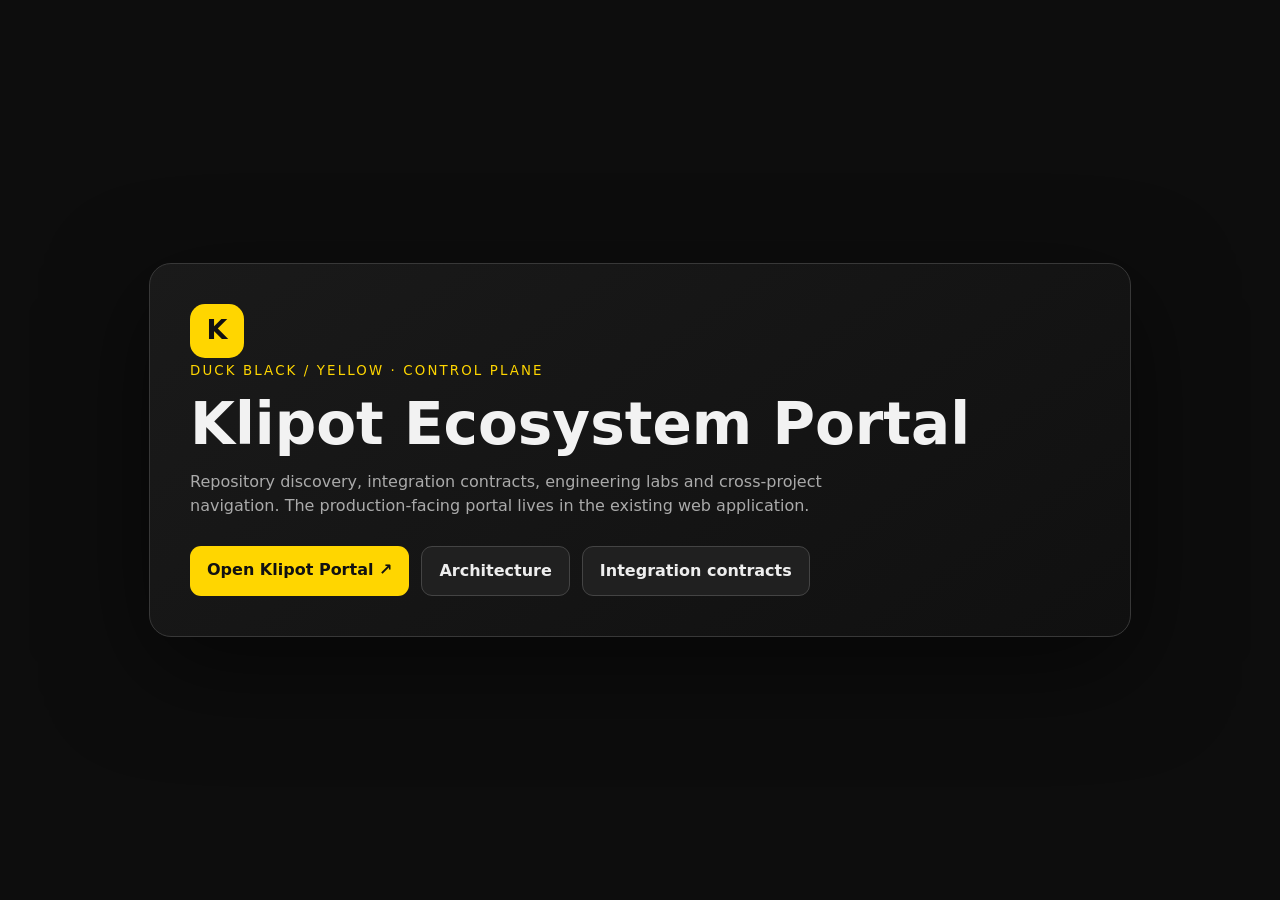
<file: docs/gui/index.html>
<!doctype html><html lang="en"><head><meta charset="utf-8"><meta name="viewport" content="width=device-width,initial-scale=1"><meta name="theme-color" content="#0d0d0d"><title>Klipot — Ecosystem Control Portal</title><style>body{margin:0;background:#0d0d0d;color:#f2f2f2;font:16px/1.5 system-ui,sans-serif;display:grid;min-height:100vh;place-items:center}.wrap{width:min(900px,calc(100% - 36px));padding:40px;border:1px solid #383838;border-radius:22px;background:linear-gradient(145deg,#1a1a1a,#101010);box-shadow:0 30px 100px #0008}.mark{width:54px;height:54px;border-radius:15px;background:#ffd600;color:#111;display:grid;place-items:center;font-size:27px;font-weight:900}small{color:#ffd600;letter-spacing:.16em;text-transform:uppercase}h1{font-size:clamp(34px,5vw,58px);line-height:1.05;margin:12px 0}p{color:#aaa;max-width:650px}.links{display:flex;flex-wrap:wrap;gap:12px;margin-top:28px}a{display:inline-block;padding:12px 17px;border-radius:11px;text-decoration:none;font-weight:800;background:#ffd600;color:#111;transition:transform .2s,filter .2s}a:hover{transform:translateY(-2px);filter:brightness(1.1)}a.secondary{background:#202020;color:#eee;border:1px solid #444}@media(prefers-reduced-motion:reduce){*{transition:none!important}}</style></head><body><main class="wrap"><div class="mark">K</div><small>Duck Black / Yellow · Control Plane</small><h1>Klipot Ecosystem Portal</h1><p>Repository discovery, integration contracts, engineering labs and cross-project navigation. The production-facing portal lives in the existing web application.</p><div class="links"><a href="../../web/index.html">Open Klipot Portal ↗</a><a class="secondary" href="../../docs/ARCHITECTURE.md">Architecture</a><a class="secondary" href="../../docs/CONTRACTS.md">Integration contracts</a></div></main></body></html>
</file>
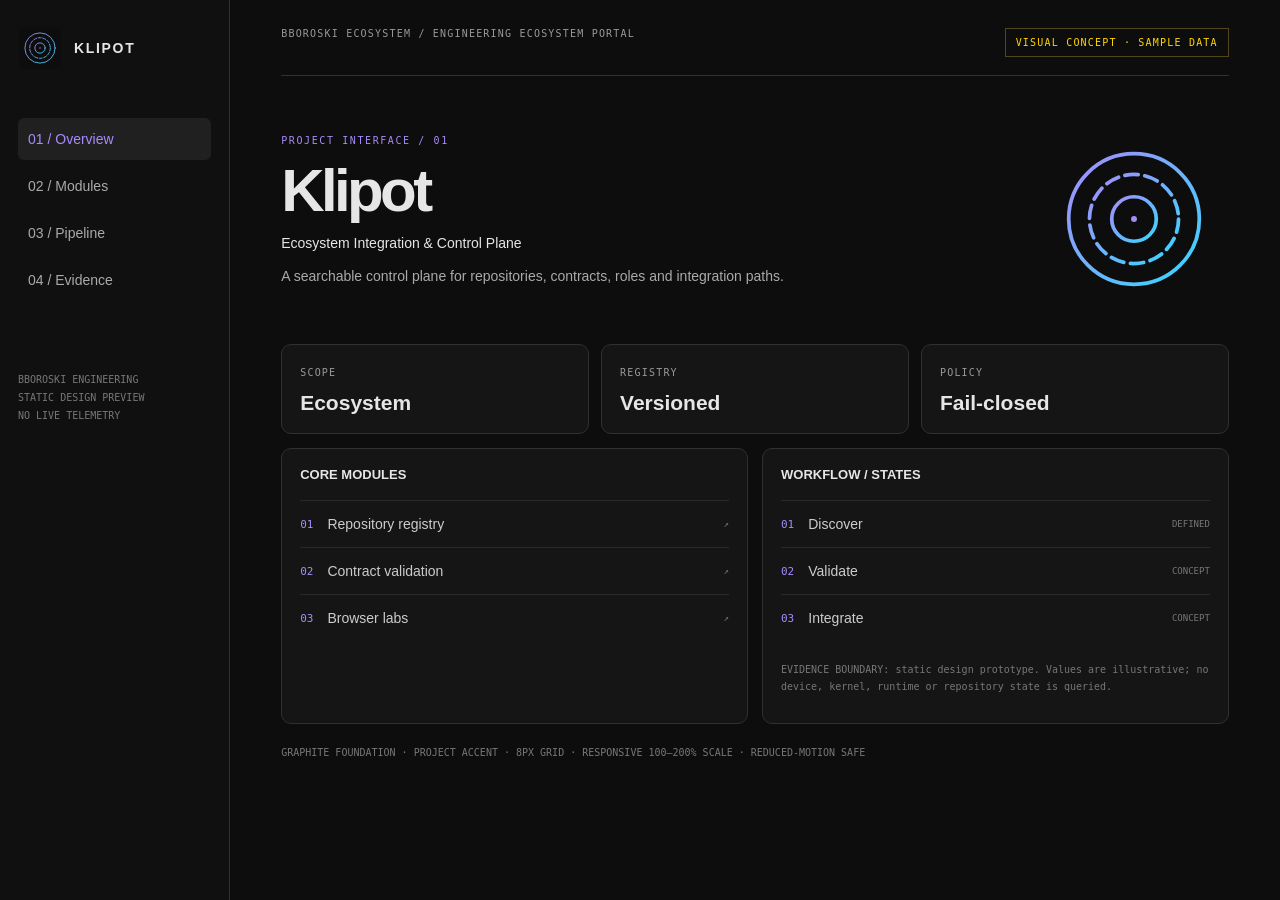
<file: BBOROSKI_VISUAL_SHELL_v2.html>
<!doctype html><html lang="en"><meta charset="utf-8"><meta name="viewport" content="width=device-width,initial-scale=1"><meta name="color-scheme" content="dark"><title>Klipot — Visual Shell</title><style>:root{--bg:#0d0d0d;--panel:#151515;--edge:#303030;--text:#e6e6e6;--muted:#999;--a:#A78BFA;--b:#35D8FF;font-family:Inter,"Segoe UI",sans-serif}*{box-sizing:border-box}body{margin:0;background:var(--bg);color:var(--text);font-size:14px}.layout{display:grid;grid-template-columns:230px 1fr;min-height:100vh}.side{padding:26px 18px;background:#101010;border-right:1px solid var(--edge)}.brand{display:flex;gap:12px;align-items:center;font-weight:800;letter-spacing:.12em}.brand img{width:44px}nav{margin-top:48px}nav a{display:block;padding:13px 10px;margin:5px 0;border-radius:6px;color:#aaa;text-decoration:none}nav a:first-child{color:var(--a);background:#202020}.side footer{margin-top:70px;color:#777;font:10px monospace;line-height:1.8}.main{padding:28px clamp(18px,4vw,54px)}header{display:flex;justify-content:space-between;border-bottom:1px solid var(--edge);padding-bottom:18px}.mono,small,.tag{font:10px "JetBrains Mono",monospace;letter-spacing:.12em;color:var(--muted)}.tag{color:#ffd600;border:1px solid #51451b;padding:8px 10px}.hero{display:flex;justify-content:space-between;align-items:center;padding:48px 0 30px;gap:24px}.hero h1{font-size:clamp(36px,5vw,60px);letter-spacing:-.06em;margin:10px 0}.hero p{max-width:680px;color:#aaa;line-height:1.7}.hero img{width:190px;max-width:28vw}.eyebrow{color:var(--a);font:10px monospace;letter-spacing:.16em}.stats{display:grid;grid-template-columns:repeat(3,1fr);gap:12px}.stats article,.panel{background:var(--panel);border:1px solid var(--edge);border-radius:10px;padding:18px}.stats b{display:block;font-size:21px;margin-top:12px}.cols{display:grid;grid-template-columns:1fr 1fr;gap:14px;margin-top:14px}.panel h2{font-size:13px;margin:0 0 18px}.panel ul{list-style:none;padding:0;margin:0}.panel li{display:flex;gap:14px;align-items:center;padding:15px 0;border-top:1px solid #292929;color:#ccc}.panel li i{font:11px monospace;color:var(--a);font-style:normal}.panel li span,.panel li em{margin-left:auto;color:#777;font:9px monospace;font-style:normal}.note{color:#777;font:10px monospace;line-height:1.7;margin-top:20px}@media(max-width:800px){.layout{grid-template-columns:70px 1fr}.side{padding:20px 8px}.brand span,nav a:not(:first-child){display:none}.cols{grid-template-columns:1fr}}@media(max-width:560px){.layout{display:block}.side{display:none}.hero img{display:none}.stats{grid-template-columns:1fr}.main{padding:18px}header{gap:12px;flex-direction:column}}</style><body><div class="layout"><aside class="side"><div class="brand"><img src="BBOROSKI_GLOBAL_MARK_v2.svg" alt=""><span>KLIPOT</span></div><nav><a href="#overview">01 / Overview</a><a href="#modules">02 / Modules</a><a href="#pipeline">03 / Pipeline</a><a href="#evidence">04 / Evidence</a></nav><footer>BBOROSKI ENGINEERING<br>STATIC DESIGN PREVIEW<br>NO LIVE TELEMETRY</footer></aside><main class="main"><header><span class="mono">BBOROSKI ECOSYSTEM / ENGINEERING ECOSYSTEM PORTAL</span><span class="tag">VISUAL CONCEPT · SAMPLE DATA</span></header><section class="hero" id="overview"><div><div class="eyebrow">PROJECT INTERFACE / 01</div><h1>Klipot</h1><div>Ecosystem Integration & Control Plane</div><p>A searchable control plane for repositories, contracts, roles and integration paths.</p></div><img src="BBOROSKI_GLOBAL_MARK_v2.svg" alt="Klipot visual mark"></section><section class="stats"><article><small>SCOPE</small><b>Ecosystem</b></article><article><small>REGISTRY</small><b>Versioned</b></article><article><small>POLICY</small><b>Fail-closed</b></article></section><section class="cols"><article class="panel" id="modules"><h2>CORE MODULES</h2><ul><li><i>01</i>Repository registry<span>↗</span></li><li><i>02</i>Contract validation<span>↗</span></li><li><i>03</i>Browser labs<span>↗</span></li></ul></article><article class="panel" id="pipeline"><h2>WORKFLOW / STATES</h2><ul><li><i>01</i>Discover<em>DEFINED</em></li><li><i>02</i>Validate<em>CONCEPT</em></li><li><i>03</i>Integrate<em>CONCEPT</em></li></ul><p class="note" id="evidence">EVIDENCE BOUNDARY: static design prototype. Values are illustrative; no device, kernel, runtime or repository state is queried.</p></article></section><p class="note">GRAPHITE FOUNDATION · PROJECT ACCENT · 8PX GRID · RESPONSIVE 100–200% SCALE · REDUCED-MOTION SAFE</p></main></div></body></html>
</file>
<file: assets/duck-ui/duck-ui.css>
/* Duck Black / Yellow UI system — shared application stylesheet.
   Load after local component styles when applying the standard to an existing UI. */
:root {
  color-scheme: dark;
  --duck-canvas: #0D0D0D;
  --duck-canvas-elevated: #101010;
  --duck-surface: #171717;
  --duck-surface-alt: #141414;
  --duck-surface-raised: #1D1D1D;
  --duck-surface-hover: #242424;
  --duck-surface-pressed: #2B2B2B;
  --duck-yellow: #FFD600;
  --duck-yellow-hover: #FFE34D;
  --duck-yellow-pressed: #BFA100;
  --duck-yellow-selected: #332B00;
  --duck-yellow-border: #6C5B00;
  --duck-text: #F2F2F2;
  --duck-text-secondary: #C4C4C4;
  --duck-muted: #A3A3A3;
  --duck-disabled: #777777;
  --duck-border: #303030;
  --duck-border-strong: #484848;
  --duck-success: #56C477;
  --duck-success-surface: #142319;
  --duck-warning: #FFD600;
  --duck-warning-surface: #282200;
  --duck-danger: #FF6262;
  --duck-danger-surface: #351717;
  --duck-info: #C7B34A;
  --duck-info-surface: #24200F;
  --duck-focus: #FFD600;
  --duck-radius-sm: 4px;
  --duck-radius-control: 8px;
  --duck-radius-card: 12px;
  --duck-radius-panel: 14px;
  --duck-shadow-panel: 0 8px 24px #00000040;
  --duck-shadow-float: 0 16px 44px #00000080;
  --duck-motion-fast: 110ms;
  --duck-motion: 180ms;
  --duck-motion-slow: 240ms;
  font-family: Inter, "Segoe UI", Roboto, Arial, sans-serif;
}
* { box-sizing: border-box; }
html { color-scheme: dark; scroll-behavior: smooth; }
body { background: var(--duck-canvas); color: var(--duck-text); }
button, input, select, textarea { font: inherit; }
button, [role="button"], a { -webkit-tap-highlight-color: transparent; }
button, input, select, textarea, a, [tabindex] { accent-color: var(--duck-yellow); }
:where(button, a, input, select, textarea, summary, [tabindex]):focus-visible {
  outline: 2px solid var(--duck-focus);
  outline-offset: 3px;
}
:where(input, select, textarea) {
  color: var(--duck-text);
  background: var(--duck-surface-alt);
  border: 1px solid var(--duck-border);
  border-radius: var(--duck-radius-control);
  min-height: 40px;
}
:where(input, select, textarea):hover { border-color: var(--duck-border-strong); }
:where(input, select, textarea):focus-visible {
  border-color: var(--duck-yellow);
  box-shadow: 0 0 0 3px #FFD60022;
}
:where(button, .duck-button) {
  min-height: 40px;
  border-radius: var(--duck-radius-control);
  transition: color var(--duck-motion), background var(--duck-motion),
    border-color var(--duck-motion), box-shadow var(--duck-motion), transform var(--duck-motion-fast);
}
:where(button, .duck-button):active { transform: translateY(1px) scale(.99); }
:where(button, .duck-button):disabled,
:where(button, .duck-button)[aria-disabled="true"] {
  cursor: not-allowed;
  opacity: .55;
  transform: none;
}
.duck-shell {
  min-height: 100vh;
  display: grid;
  grid-template-columns: 248px minmax(0, 1fr);
  background: var(--duck-canvas);
  color: var(--duck-text);
}
.duck-rail {
  position: sticky; top: 0; height: 100vh;
  display: flex; flex-direction: column; gap: 20px;
  padding: 22px 16px;
  background: var(--duck-canvas-elevated);
  border-right: 1px solid var(--duck-border);
}
.duck-brand { display: flex; align-items: center; gap: 12px; min-height: 44px; }
.duck-brand img, .duck-mark { width: 40px; height: 40px; flex: 0 0 auto; }
.duck-nav { display: grid; gap: 6px; }
.duck-nav a, .duck-nav button {
  display: flex; align-items: center; gap: 11px;
  min-height: 44px; padding: 9px 12px;
  color: var(--duck-muted); background: transparent;
  border: 1px solid transparent; border-radius: 10px;
  text-align: left; text-decoration: none;
}
.duck-nav a:hover, .duck-nav button:hover {
  color: var(--duck-text); background: var(--duck-surface-hover);
}
.duck-nav [aria-current="page"], .duck-nav .is-active {
  color: var(--duck-yellow); background: var(--duck-yellow-selected);
  border-color: var(--duck-yellow-border);
}
.duck-main { min-width: 0; padding: 24px clamp(16px, 3vw, 48px) 40px; }
.duck-topbar {
  min-height: 60px; display: flex; align-items: center;
  justify-content: space-between; gap: 14px;
  border-bottom: 1px solid var(--duck-border); margin-bottom: 24px;
}
.duck-panel, .duck-card {
  min-width: 0; background: var(--duck-surface);
  border: 1px solid var(--duck-border); border-radius: var(--duck-radius-card);
  box-shadow: var(--duck-shadow-panel);
}
.duck-card { padding: 18px; }
.duck-card:hover { border-color: var(--duck-border-strong); }
.duck-card.is-selected, .duck-card[aria-selected="true"] {
  border-color: var(--duck-yellow);
  box-shadow: 0 0 0 1px var(--duck-yellow), 0 0 18px #FFD60018;
}
.duck-button-primary {
  color: var(--duck-canvas); background: var(--duck-yellow);
  border: 1px solid var(--duck-yellow); font-weight: 750;
  padding: 9px 15px;
}
.duck-button-primary:hover { background: var(--duck-yellow-hover); border-color: var(--duck-yellow-hover); }
.duck-button-secondary {
  color: var(--duck-yellow); background: var(--duck-surface);
  border: 1px solid var(--duck-yellow-border); padding: 9px 15px;
}
.duck-button-secondary:hover { background: var(--duck-yellow-selected); border-color: var(--duck-yellow); }
.duck-button-ghost {
  color: var(--duck-text-secondary); background: transparent;
  border: 1px solid transparent; padding: 8px 12px;
}
.duck-button-ghost:hover { background: var(--duck-surface-hover); color: var(--duck-text); }
.duck-pill, .duck-chip {
  display: inline-flex; align-items: center; gap: 7px;
  min-height: 28px; padding: 4px 10px;
  border-radius: 999px; border: 1px solid var(--duck-border);
  color: var(--duck-text-secondary); background: var(--duck-surface-alt);
  font-size: 12px; line-height: 1.25;
}
.duck-pill.is-active, .duck-chip.is-active {
  color: var(--duck-yellow); border-color: var(--duck-yellow-border);
  background: var(--duck-yellow-selected);
}
.duck-status {
  display: inline-flex; align-items: center; gap: 7px;
  min-height: 28px; padding: 4px 10px; border-radius: 999px;
  font-size: 12px; font-weight: 700;
}
.duck-status[data-state="success"] { color: var(--duck-success); background: var(--duck-success-surface); }
.duck-status[data-state="warning"] { color: var(--duck-warning); background: var(--duck-warning-surface); }
.duck-status[data-state="error"] { color: var(--duck-danger); background: var(--duck-danger-surface); }
.duck-status[data-state="info"] { color: var(--duck-info); background: var(--duck-info-surface); }
.duck-grid { display: grid; gap: 14px; grid-template-columns: repeat(auto-fit, minmax(min(100%, 260px), 1fr)); }
.duck-metric { padding: 16px; background: var(--duck-surface-alt); border: 1px solid var(--duck-border); border-radius: 12px; }
.duck-metric strong { display: block; font-size: clamp(22px, 3vw, 30px); font-variant-numeric: tabular-nums; }
.duck-metric small { color: var(--duck-muted); }
.duck-progress { height: 8px; border-radius: 99px; background: var(--duck-surface-pressed); overflow: hidden; }
.duck-progress > span { display: block; height: 100%; width: var(--value, 0%); background: var(--duck-yellow); transition: width var(--duck-motion-slow); }
.duck-track { display: grid; grid-template-columns: minmax(120px, 220px) minmax(0, 1fr); min-height: 48px; border-bottom: 1px solid var(--duck-border); }
.duck-lane { position: relative; min-width: 0; background-image: linear-gradient(to right, transparent 0, transparent calc(25% - 1px), #303030 25%); }
.duck-clip { position: absolute; inset-block: 6px; min-width: 22px; border: 1px solid var(--duck-yellow-border); border-radius: 7px; background: #FFD60022; }
.duck-wave { height: 100%; opacity: .92; color: var(--duck-yellow); }
.duck-region { position: absolute; inset-block: 0; background: #FFD60016; border-inline: 1px solid var(--duck-yellow); pointer-events: none; }
.duck-playhead { position: absolute; inset-block: 0; width: 2px; background: var(--duck-yellow); box-shadow: 0 0 9px #FFD60070; pointer-events: none; }
.duck-processor { padding: 14px; background: var(--duck-surface); border: 1px solid var(--duck-border); border-radius: 12px; }
.duck-knob { width: 44px; height: 44px; border: 3px solid var(--duck-border-strong); border-top-color: var(--duck-yellow); border-radius: 50%; display: grid; place-items: center; font: 12px ui-monospace, monospace; }
.duck-segmented { display: inline-flex; gap: 3px; padding: 3px; background: var(--duck-surface-alt); border: 1px solid var(--duck-border); border-radius: 10px; }
.duck-segmented button { min-height: 34px; min-width: 38px; border: 0; color: var(--duck-muted); background: transparent; border-radius: 7px; padding: 5px 10px; }
.duck-segmented button[aria-pressed="true"] { color: var(--duck-canvas); background: var(--duck-yellow); font-weight: 750; }
.duck-command {
  display: flex; gap: 10px; align-items: center; padding: 10px;
  background: var(--duck-surface-raised); border: 1px solid var(--duck-border);
  border-radius: 14px; box-shadow: var(--duck-shadow-float);
}
.duck-command input { flex: 1; min-width: 0; border: 0; box-shadow: none; }
.duck-toast {
  position: fixed; z-index: 1000; right: 20px; bottom: 20px;
  max-width: min(420px, calc(100vw - 40px)); padding: 12px 16px;
  color: var(--duck-text); background: var(--duck-surface-raised);
  border: 1px solid var(--duck-border-strong); border-left: 4px solid var(--duck-yellow);
  border-radius: 10px; box-shadow: var(--duck-shadow-float);
}
.duck-tooltip {
  max-width: 320px; padding: 10px 12px; color: #0D0D0D;
  background: #F2F2F2; border-radius: 9px; box-shadow: var(--duck-shadow-float);
  font-size: 12px; line-height: 1.45;
}
.duck-scroll-fade { mask-image: linear-gradient(90deg, #000 0%, #000 92%, transparent 100%); }
.duck-muted { color: var(--duck-muted); }
.duck-mono, .duck-timecode { font-family: "JetBrains Mono", "Cascadia Code", Consolas, monospace; font-variant-numeric: tabular-nums; }
.duck-timecode { letter-spacing: .04em; color: var(--duck-yellow); }
@media (max-width: 980px) {
  .duck-shell { grid-template-columns: 200px minmax(0, 1fr); }
  .duck-rail { padding-inline: 12px; }
}
@media (max-width: 700px) {
  .duck-shell { display: block; }
  .duck-rail { position: sticky; height: auto; z-index: 30; padding: 10px 12px; border-right: 0; border-bottom: 1px solid var(--duck-border); }
  .duck-nav { display: flex; overflow-x: auto; }
  .duck-nav a, .duck-nav button { flex: 0 0 auto; white-space: nowrap; }
  .duck-main { padding: 16px 12px 28px; }
  .duck-track { grid-template-columns: 1fr; }
}
@media (prefers-reduced-motion: reduce) {
  html { scroll-behavior: auto; }
  *, *::before, *::after { animation-duration: .01ms !important; animation-iteration-count: 1 !important; transition-duration: .01ms !important; }
}


/* Adaptive workspace layer 1.0 — progressive enhancement over Duck Black / Yellow. */
:root {
  --duck-context-accent: var(--duck-yellow);
  --duck-glass-tint: rgb(255 214 0 / 7%);
  --duck-glass-blur: 18px;
  --duck-glass-saturation: 135%;
  --duck-reading-measure: 68ch;
  --duck-reading-line-height: 1.65;
  --duck-density-gap: 14px;
  --duck-project-shadow: 0 14px 38px rgb(0 0 0 / 34%);
  --duck-focus-glow: 0 0 0 3px rgb(255 214 0 / 15%);
  font-optical-sizing: auto;
  text-rendering: optimizeLegibility;
}
:where([data-workspace-accent]) {
  --duck-context-accent: var(--workspace-accent, var(--duck-yellow));
}
:where([data-workspace-accent]) :where(a, button, [role="button"], input:focus-visible) {
  accent-color: var(--duck-context-accent);
}
::selection { color: var(--duck-canvas); background: var(--duck-context-accent); }
:where(h1, h2, h3, .duck-heading) {
  text-wrap: balance;
  font-size: clamp(1.2rem, 1rem + 1.1vw, 2.4rem);
  line-height: 1.12;
  letter-spacing: -.025em;
}
:where(p, li, dd, .duck-reading) {
  text-wrap: pretty;
}
.duck-reading, [data-reading="long"] {
  max-width: min(100%, var(--duck-reading-measure));
  font-size: clamp(1rem, .96rem + .12vw, 1.075rem);
  line-height: var(--duck-reading-line-height);
  letter-spacing: .005em;
}
.duck-reading :where(p, li), [data-reading="long"] :where(p, li) {
  margin-block: .72em;
}
.duck-glass {
  background: color-mix(in srgb, var(--duck-surface-raised) 88%, transparent);
  border: 1px solid color-mix(in srgb, var(--duck-border-strong) 70%, white 6%);
  box-shadow: var(--duck-shadow-float);
}
@supports ((backdrop-filter: blur(1px)) or (-webkit-backdrop-filter: blur(1px))) {
  .duck-glass {
    -webkit-backdrop-filter: blur(var(--duck-glass-blur)) saturate(var(--duck-glass-saturation));
    backdrop-filter: blur(var(--duck-glass-blur)) saturate(var(--duck-glass-saturation));
    background: color-mix(in srgb, var(--duck-surface-raised) 78%, transparent);
  }
}
.duck-metal {
  position: relative;
  isolation: isolate;
  background: linear-gradient(145deg, #262626, #111 52%, #202020);
  border: 1px solid #484848;
  box-shadow: inset 0 1px rgb(255 255 255 / 9%), 0 10px 28px rgb(0 0 0 / 38%);
}
.duck-metal::after {
  content: "";
  position: absolute;
  inset: 0;
  z-index: -1;
  pointer-events: none;
  border-radius: inherit;
  background: linear-gradient(115deg, transparent 15%, rgb(255 255 255 / 7%) 48%, transparent 72%);
  opacity: var(--duck-specular-strength, .45);
}
.duck-paper {
  color: #1c1a13;
  background: linear-gradient(135deg, #eee8d7, #e4dcc7);
  border: 1px solid #b8ae96;
  box-shadow: 0 8px 24px rgb(0 0 0 / 28%);
}
.duck-paper[data-cycle="night"] { background: linear-gradient(135deg, #d8d1c2, #cbc2af); }
.duck-project-frame {
  --project-accent: var(--duck-context-accent);
  border-color: color-mix(in srgb, var(--project-accent) 34%, var(--duck-border));
  box-shadow: var(--duck-project-shadow);
}
.duck-project-frame :where(.duck-status, .duck-timecode, .duck-active-mark) {
  --duck-context-accent: var(--project-accent);
}
.duck-edge-panel {
  opacity: 0;
  pointer-events: none;
  transform: translateX(-8px);
  transition: opacity var(--duck-motion), transform var(--duck-motion);
}
:where(.duck-edge-trigger:hover, .duck-edge-trigger:focus-within, .duck-edge-panel:hover, .duck-edge-panel:focus-within) .duck-edge-panel {
  opacity: 1;
  pointer-events: auto;
  transform: none;
}
.duck-density-calm, [data-density="calm"] {
  --duck-density-gap: 22px;
}
:where([data-density="calm"]) :where(button, [role="button"], input, select, textarea, .duck-nav a) {
  min-height: 48px;
}
:where([data-density="calm"]) :where(.duck-muted, .duck-secondary-chrome, .duck-decoration) {
  opacity: .72;
}
:where([data-density="compact"]) { --duck-density-gap: 8px; }
:where([data-density="compact"]) .duck-card { padding: 12px; }
.duck-cursor-text { cursor: text; }
.duck-cursor-action { cursor: pointer; }
.duck-cursor-drag { cursor: grab; }
.duck-cursor-drag:active { cursor: grabbing; }
.duck-cursor-resize { cursor: ew-resize; }
.duck-cursor-select { cursor: crosshair; }
.duck-transfer { animation: duck-transfer-in var(--duck-motion-slow) cubic-bezier(.2,.75,.25,1) both; }
.duck-reveal { animation: duck-reveal-in var(--duck-motion) ease-out both; }
.duck-dismiss { animation: duck-dismiss-out var(--duck-motion) ease-in both; }
@keyframes duck-transfer-in {
  from { opacity: .25; transform: translate3d(var(--duck-origin-x, 12px), var(--duck-origin-y, 8px), 0) scale(.985); }
  to { opacity: 1; transform: translate3d(0,0,0) scale(1); }
}
@keyframes duck-reveal-in {
  from { opacity: 0; transform: translateY(7px) scale(.99); }
  to { opacity: 1; transform: none; }
}
@keyframes duck-dismiss-out {
  to { opacity: 0; transform: translate3d(var(--duck-destination-x, 8px), var(--duck-destination-y, -8px), 0) scale(.96); }
}
.duck-spatial-canvas {
  perspective: 1100px;
  transform-style: preserve-3d;
  isolation: isolate;
}
.duck-spatial-layer { transform: translateZ(var(--duck-depth, 0px)); }
.duck-spatial-layer[data-depth="far"] { opacity: .76; }
.duck-spatial-layer[data-depth="near"] { opacity: 1; }
.duck-focus-mode [data-secondary-chrome],
.duck-focus-mode .duck-rail,
.duck-focus-mode .duck-toolbar-secondary { opacity: 0; pointer-events: none; }
.duck-focus-mode .duck-work-surface { grid-column: 1 / -1; }
.duck-moment-track {
  display: grid;
  grid-template-columns: repeat(var(--moment-count, 12), minmax(8px, 1fr));
  gap: 3px;
  min-height: 10px;
  align-items: stretch;
}
.duck-moment-track > button {
  min-width: 8px;
  min-height: 10px;
  border: 0;
  border-radius: 5px;
  background: var(--duck-surface-pressed);
}
.duck-moment-track > button[aria-current="true"] {
  background: var(--duck-context-accent);
  box-shadow: 0 0 10px color-mix(in srgb, var(--duck-context-accent) 45%, transparent);
}
:where([data-cycle="dawn"]) { --duck-cycle-overlay: rgb(128 166 206 / 4%); }
:where([data-cycle="day"]) { --duck-cycle-overlay: transparent; }
:where([data-cycle="dusk"]) { --duck-cycle-overlay: rgb(226 151 89 / 5%); }
:where([data-cycle="night"]) { --duck-cycle-overlay: rgb(41 53 106 / 9%); }
.duck-cycle-surface { background-image: linear-gradient(var(--duck-cycle-overlay), var(--duck-cycle-overlay)); }
.duck-attention-suggestion {
  border-inline-start: 3px solid var(--duck-context-accent);
  padding-inline-start: 12px;
}
@media (prefers-contrast: more) {
  .duck-glass, .duck-metal, .duck-paper { backdrop-filter: none; -webkit-backdrop-filter: none; box-shadow: none; }
  :where(a, button, input, select, textarea):focus-visible { outline-width: 3px; }
}
@media (hover: none), (pointer: coarse) {
  .duck-edge-panel { opacity: 1; pointer-events: auto; transform: none; }
}
@media (prefers-reduced-motion: reduce) {
  .duck-transfer, .duck-reveal, .duck-dismiss { animation: none; }
  .duck-edge-panel { transition: none; }
  .duck-spatial-canvas, .duck-spatial-layer { perspective: none; transform: none; }
}
</file>
<file: assets/neon-syndicate/theme.css>
/* NEON SYNDICATE — cyber-noir portal theme */
:root{color-scheme:dark;--ns-void:#050505;--ns-surface:#0D1115;--ns-raised:#11171C;--ns-panel:#172027;--ns-border:#2A353D;--ns-yellow:#FCEE0A;--ns-cyan:#00F0FF;--ns-red:#FF003C;--ns-white:#FFFFFF;--ns-muted:#A6B2BC;--ns-motion:180ms;--ns-cut:polygon(0 0,calc(100% - 16px) 0,100% 16px,100% 100%,16px 100%,0 calc(100% - 16px));font-family:Rajdhani,"Arial Narrow",sans-serif}
body{background-color:var(--ns-void);color:var(--ns-white)}a{color:var(--ns-cyan);text-underline-offset:3px}
.ns-eyebrow,.ns-code,.ns-meta{font-family:"Roboto Mono","Share Tech Mono",monospace;letter-spacing:.08em;color:var(--ns-cyan)}
.ns-panel,.ns-card{background:linear-gradient(145deg,#151C22,#0D1115);border:1px solid var(--ns-border);clip-path:var(--ns-cut)}
.ns-button{border:1px solid var(--ns-border);background:var(--ns-raised);color:var(--ns-white);transition:transform var(--ns-motion),border-color var(--ns-motion),box-shadow var(--ns-motion)}
.ns-button:hover{border-color:var(--ns-cyan);box-shadow:0 0 28px #00F0FF22;transform:translateY(-1px)}
.ns-button--primary{background:var(--ns-yellow);border-color:var(--ns-yellow);color:var(--ns-void);font-weight:800}
:where(button,a,input,select,textarea,summary,[tabindex]):focus-visible{outline:2px solid var(--ns-cyan);outline-offset:3px}
@media(prefers-reduced-motion:reduce){*,*::before,*::after{scroll-behavior:auto!important;animation-duration:.01ms!important;animation-iteration-count:1!important;transition-duration:.01ms!important}}

/* UTYA-ZHNETS — original machine-console extension; preserves the host brand accent. */
:root{
  --uz-machine-canvas:#090C0B;--uz-machine-surface:#141A17;--uz-machine-raised:#1D2521;
  --uz-machine-edge:#3B4841;--uz-machine-text:#F1F4EF;--uz-machine-muted:#89968F;
  --uz-machine-amber:#F2BD4B;--uz-machine-cyan:#76DAD2;--uz-machine-success:#75C995;
  --uz-machine-critical:#ED706A;--uz-machine-unknown:#A4ADA7;--uz-machine-accent:var(--ns-yellow, #FCEE0A);
}
.uz-machine-shell{color:var(--uz-machine-text);background:var(--uz-machine-canvas);min-width:0}
.uz-machine-panel{position:relative;min-width:0;padding:16px;border:1px solid var(--uz-machine-edge);border-radius:12px;background:linear-gradient(145deg,var(--uz-machine-raised),var(--uz-machine-surface));box-shadow:inset 0 1px 0 #FFFFFF0A,0 12px 28px #00000026}
.uz-machine-panel:before{content:"";display:block;height:2px;width:clamp(28px,18%,72px);margin:-16px 0 14px -16px;background:var(--uz-machine-accent)}
.uz-machine-kicker{font:700 .7rem/1.3 "Cascadia Mono",Consolas,monospace;letter-spacing:.12em;text-transform:uppercase;color:var(--uz-machine-cyan)}
.uz-machine-readout{display:flex;align-items:center;gap:10px;min-height:40px;padding:9px 12px;border-left:3px solid var(--uz-machine-amber);background:#FFFFFF08;font-variant-numeric:tabular-nums}
.uz-machine-state{display:inline-flex;align-items:center;gap:7px;min-height:28px;padding:4px 9px;border:1px solid var(--uz-machine-edge);border-radius:7px;font:700 .7rem/1.2 "Cascadia Mono",Consolas,monospace;letter-spacing:.04em}
.uz-machine-state[data-state="READY"]{color:var(--uz-machine-success);border-color:#35634A}
.uz-machine-state[data-state="ACTIVE"]{color:var(--uz-machine-cyan);border-color:#28615D}
.uz-machine-state[data-state="DEGRADED"],.uz-machine-state[data-state="NOT TESTED"]{color:var(--uz-machine-amber);border-color:#705A28}
.uz-machine-state[data-state="BLOCKED"],.uz-machine-state[data-state="FAILED"]{color:var(--uz-machine-critical);border-color:#713D3A}
.uz-machine-state[data-state="UNKNOWN"]{color:var(--uz-machine-unknown)}
.uz-machine-seam{height:1px;background:var(--uz-machine-edge);border:0}
.uz-machine-grid{display:grid;grid-template-columns:repeat(auto-fit,minmax(min(100%,220px),1fr));gap:12px}
.uz-machine-number{font-variant-numeric:tabular-nums;font-feature-settings:"tnum"}
@media(prefers-reduced-motion:reduce){.uz-machine-pulse{animation:none!important;transition:none!important}}
</file>
<file: ui/styles.css>
:root{color-scheme:light;--bg:#e9e7dc;--paper:#f5f3e9;--ink:#171c17;--panel:#202720;--muted:#798177;--line:#d3d2c5;--accent:#d3b94e;--accent-dark:#8c762b;--green:#658b74;--red:#bd7065;--mono:ui-monospace,SFMono-Regular,Consolas,monospace;--sans:Inter,ui-sans-serif,system-ui,-apple-system,"Segoe UI",sans-serif}*{box-sizing:border-box}body{margin:0;min-width:320px;background:var(--bg);color:var(--ink);font-family:var(--sans)}button,input{font:inherit}button{cursor:pointer}a{color:inherit;text-decoration:none}.app{min-height:100vh;display:flex;flex-direction:column}.statusbar{height:66px;padding:0 clamp(16px,3vw,39px);display:flex;align-items:center;justify-content:space-between;gap:16px;background:#f8f7f1;border-bottom:1px solid var(--line);position:sticky;top:0;z-index:5}.brand{display:flex;align-items:center;gap:11px;min-width:200px}.brand-mark{width:37px;height:37px;border-radius:11px 3px;background:var(--ink);color:var(--accent);display:grid;place-items:center;font-size:20px;font-weight:900;position:relative;box-shadow:3px 3px 0 #c7c4b6}.brand-mark span{position:absolute;right:6px;top:3px;font-size:9px}.brand b,.brand small{display:block}.brand b{font-size:14px;letter-spacing:.2em}.brand small{font:7px var(--mono);letter-spacing:.13em;color:#84897d;margin-top:4px}.system-line,.status-actions{display:flex;align-items:center;gap:10px;font:8px var(--mono);letter-spacing:.09em;color:#71796e}.system-line i,.mesh-state i,.stage-foot i,.bottom-status i{width:6px;height:6px;border-radius:50%;background:var(--green);display:inline-block}.system-line b{color:var(--accent-dark)}.status-actions{color:var(--ink);gap:15px}.separator{width:1px;height:20px;background:var(--line)}.mesh-state{display:flex;gap:7px;align-items:center}.hero{padding:30px clamp(18px,4vw,54px) 22px;display:grid;grid-template-columns:minmax(0,1fr) minmax(260px,350px);gap:25px;align-items:end;background:var(--panel);color:#f1f0e7;position:relative;overflow:hidden}.hero:after{content:"";position:absolute;width:480px;height:300px;right:16%;top:-220px;border:1px solid #d3b94e33;border-radius:50%;box-shadow:0 0 0 30px #d3b94e08,0 0 0 62px #d3b94e07;pointer-events:none}.hero-copy,.controls{position:relative;z-index:1}.eyebrow{font:8px var(--mono);letter-spacing:.16em;color:#c0bfae}.eyebrow span{display:inline-block;width:6px;height:6px;border-radius:50%;background:var(--accent);margin-right:7px}.hero h1{font-size:clamp(34px,4.3vw,54px);line-height:.98;letter-spacing:-.065em;margin:13px 0 11px}.hero h1 em{font-style:normal;color:var(--accent)}.hero p{max-width:540px;margin:0;color:#b7b9ad;font-size:10px;line-height:1.7}.hero-meta{display:flex;gap:18px;margin-top:18px;color:#92998d;font:7px var(--mono);letter-spacing:.1em}.controls{display:grid;gap:9px}.search{height:39px;display:flex;align-items:center;gap:9px;padding:0 11px;background:#30382f;border:1px solid #56604c;border-radius:8px}.search span{font-size:18px;color:var(--accent)}.search input{flex:1;min-width:0;border:0;outline:0;background:transparent;color:#f6f4e9;font-size:9px}.search input::placeholder{color:#a1a897}.filters{display:flex;gap:5px;flex-wrap:wrap}.filter{padding:6px 9px;border:1px solid #515a4f;border-radius:6px;background:transparent;color:#aeb5a7;font-size:7px;transition:.15s}.filter:hover{border-color:var(--accent);color:white}.filter.active{background:var(--accent);border-color:var(--accent);color:#1b2017;font-weight:800}.mesh-layout{display:grid;grid-template-columns:minmax(0,1fr) 284px;gap:12px;padding:16px clamp(14px,2.7vw,34px) 18px;flex:1;min-height:0}.mesh-stage,.inspector{background:var(--paper);border:1px solid var(--line);border-radius:11px;box-shadow:0 3px 0 #d1d0c4,inset 0 1px #fff}.mesh-stage{padding:15px 16px 10px;display:flex;flex-direction:column;min-width:0}.stage-head{display:flex;justify-content:space-between;align-items:center;gap:14px}.stage-head small,.inspector-top small,.inspector .detail small,.modal small{font:7px var(--mono);letter-spacing:.14em;color:var(--muted)}.stage-head h2{font-size:13px;margin:5px 0 0;letter-spacing:-.025em}.map-legend{font:6px var(--mono);color:var(--muted);letter-spacing:.07em;white-space:nowrap}.map-legend i{display:inline-block;width:9px;height:9px;border:1px solid var(--accent-dark);border-radius:50%;vertical-align:middle;margin-right:4px}.map-legend b{color:var(--accent-dark);padding:0 4px}.constellation{height:clamp(450px,57vh,620px);position:relative;margin:4px 0 0;border-radius:9px;overflow:hidden;background:radial-gradient(ellipse at 50% 52%,#d3b94e24,transparent 43%),linear-gradient(0deg,transparent 31px,#d9d8cd 32px),linear-gradient(90deg,transparent 31px,#d9d8cd 32px);background-size:auto,32px 32px,32px 32px;border:1px solid #dfded3}.connections{position:absolute;inset:0;width:100%;height:100%;overflow:visible}.connections path{fill:none;stroke:#b8a34d;stroke-width:1.5;stroke-dasharray:5 7;opacity:.75;vector-effect:non-scaling-stroke}.connections circle{fill:none;stroke:#cabb7b;stroke-width:1.2;opacity:.55;vector-effect:non-scaling-stroke}.connections .orbit-dashed{stroke-dasharray:3 8;opacity:.6}.repo-node{position:absolute;z-index:2;width:clamp(135px,14vw,175px);min-height:83px;padding:9px 10px 8px 12px;left:var(--x);top:var(--y);transform:translate(-50%,-50%);display:flex;flex-direction:column;align-items:flex-start;gap:4px;text-align:left;border:1px solid #c7c6b7;border-radius:8px;background:#f8f6eb;color:var(--ink);box-shadow:0 4px 0 #cccabc,0 10px 19px #1d211b15,inset 0 1px #fff;transition:transform .18s,border-color .18s,box-shadow .18s,background .18s}.repo-node:hover{transform:translate(-50%,-54%);border-color:var(--accent-dark);box-shadow:0 7px 0 #cccabc,0 15px 24px #1d211b20,inset 0 1px #fff}.repo-node.selected{border:1.5px solid var(--accent-dark);background:#fbf3d5;box-shadow:0 5px 0 #c7b76e,0 14px 22px #1d211b25}.repo-node:active{transform:translate(-50%,-48%);box-shadow:inset 0 2px 6px #1d211b24}.repo-node small{font:6px var(--mono);letter-spacing:.1em;color:#7e8377}.repo-node b{font-size:10px;letter-spacing:-.015em}.repo-node em{font-size:7px;font-style:normal;color:#7f8678}.node-pin{position:absolute;left:-4px;top:-4px;width:9px;height:9px;border:2px solid #f8f6eb;border-radius:50%;background:var(--accent-dark);box-shadow:0 0 0 1px var(--accent-dark)}.node-state{position:absolute;right:8px;bottom:8px;font:5px var(--mono);color:#71856b;letter-spacing:.05em}.node-sambu{--x:17%;--y:18%}.node-toolng{--x:50%;--y:13%}.node-reaper{--x:83%;--y:21%}.node-kloz{--x:11%;--y:51%}.node-co{--x:36%;--y:76%}.node-saintsi{--x:72%;--y:76%}.node-nun{--x:16%;--y:89%}.node-launcher{--x:84%;--y:89%}.core-node{position:absolute;z-index:1;left:50%;top:50%;transform:translate(-50%,-50%);width:160px;height:160px;border-radius:50%;border:1px solid #b9a95e;display:flex;flex-direction:column;justify-content:center;align-items:center;background:radial-gradient(circle,#fcf4d3 0,#f4eccd 45%,#ede3b9 100%);box-shadow:0 0 0 11px #d4c06a15,0 0 0 25px #d4c06a0e,0 14px 30px #0001}.core-ring{position:absolute;inset:9px;border:1px dashed #bba64e;border-radius:50%;animation:rotate 32s linear infinite}.core-mark{width:39px;height:39px;border-radius:11px 3px;background:var(--panel);color:var(--accent);display:grid;place-items:center;font-size:21px;font-weight:900;box-shadow:3px 3px 0 #cbb75e}.core-node>b{font-size:11px;letter-spacing:.17em;margin-top:9px}.core-node>small{font:6px var(--mono);letter-spacing:.14em;color:#858068;margin-top:3px}.core-node>em{font:6px var(--mono);font-style:normal;color:#978b55;margin-top:6px}.stage-coordinate{position:absolute;right:10px;top:9px;z-index:1;font:5px var(--mono);letter-spacing:.11em;color:#9b987f}.stage-foot{display:flex;justify-content:space-between;gap:10px;padding-top:10px;border-top:1px solid var(--line);font:6px var(--mono);letter-spacing:.07em;color:#828777}.stage-foot span:first-child{display:flex;align-items:center;gap:6px}.stage-foot i{width:5px;height:5px}.inspector{padding:16px 15px;display:flex;flex-direction:column}.inspector-top{display:flex;align-items:center;justify-content:space-between;border-bottom:1px solid var(--line);padding-bottom:12px}.inspector-tag{padding:4px 6px;border-radius:4px;background:#eee6c8;color:#8c762b;font:6px var(--mono)}.selected-mark{width:37px;height:37px;display:grid;place-items:center;border-radius:10px 3px;background:var(--panel);color:var(--accent);font-size:19px;font-weight:900;margin-top:17px;box-shadow:3px 3px 0 #c6c2ae}.selected-domain{font:6px var(--mono);letter-spacing:.1em;color:var(--accent-dark);margin-top:14px}.inspector h2{font-size:22px;letter-spacing:-.05em;margin:6px 0}.inspector>p{font-size:9px;line-height:1.65;color:#737c71;margin:0 0 14px}.inspector-divider{height:1px;background:var(--line);margin:0 0 7px}.detail{display:grid;gap:4px;padding:10px 0;border-bottom:1px solid #e2e0d5}.detail b{font-size:8px;font-weight:650;color:#333d31;line-height:1.5}.inspector-actions{display:grid;gap:7px;margin-top:16px}.inspector-actions a,.inspector-actions button{height:35px;display:flex;align-items:center;justify-content:center;border:1px solid var(--panel);border-radius:7px;background:var(--panel);color:#f6f1dc;font-size:8px;font-weight:750;transition:transform .16s,box-shadow .16s}.inspector-actions button{background:transparent;color:var(--panel);border-color:#c8c7ba}.inspector-actions a:hover,.inspector-actions button:hover{transform:translateY(-2px);box-shadow:0 4px 0 #d4d0bf}.inspector-actions a:active,.inspector-actions button:active{transform:translateY(2px);box-shadow:inset 0 2px 5px #0002}.inspector-note{display:flex;align-items:flex-start;gap:7px;padding-top:15px;margin-top:auto;color:#888e82;font-size:7px;line-height:1.55}.inspector-note i{width:6px;height:6px;flex:0 0 6px;border-radius:50%;background:var(--accent-dark);margin-top:2px}.bottombar{height:52px;background:#f8f7f1;border-top:1px solid var(--line);display:flex;align-items:center;gap:18px;padding:0 clamp(16px,3vw,38px);position:sticky;bottom:0;z-index:4}.bottom-brand{font-size:8px;font-weight:850;letter-spacing:.15em}.bottom-brand span{font:6px var(--mono);font-weight:400;color:#878b80;margin-left:5px}.bottombar nav{display:flex;gap:5px;margin-left:20px}.bottombar nav button{padding:7px 10px;border:0;border-radius:6px;background:transparent;color:#747c70;font-size:7px}.bottombar nav button.active,.bottombar nav button:hover{background:#eee7ce;color:#605123}.bottom-status{margin-left:auto;display:flex;align-items:center;gap:7px;color:#878d80;font:6px var(--mono)}.bottom-status i{width:5px;height:5px}dialog{width:min(390px,calc(100vw - 28px));padding:24px;border:1px solid #c8c4b2;border-radius:13px;background:var(--paper);color:var(--ink);box-shadow:0 25px 80px #0005}dialog::backdrop{background:#11170f9c;backdrop-filter:blur(5px)}.close{position:absolute;right:12px;top:12px;width:28px;height:28px;border:1px solid var(--line);border-radius:7px;background:transparent;color:#717a6f;font-size:20px}dialog small{font:7px var(--mono);letter-spacing:.13em;color:var(--accent-dark)}dialog h2{font-size:22px;letter-spacing:-.04em;margin:10px 0}dialog p{font-size:9px;line-height:1.7;color:#70786d}dialog>button:last-child{width:100%;height:35px;border:0;border-radius:7px;background:var(--panel);color:var(--accent);font-size:8px;font-weight:800;margin-top:10px}.toast{position:fixed;z-index:9;bottom:61px;left:50%;transform:translate(-50%,12px);opacity:0;pointer-events:none;padding:10px 13px;border-radius:8px;background:var(--panel);color:#f7f4e8;font-size:8px;box-shadow:0 8px 25px #0003;transition:.2s}.toast.show{opacity:1;transform:translate(-50%,0)}[hidden]{display:none!important}@keyframes rotate{to{transform:rotate(360deg)}}@media(max-width:1050px){.mesh-layout{grid-template-columns:minmax(0,1fr) 250px}.repo-node{width:145px}.core-node{width:142px;height:142px}}@media(max-width:780px){.statusbar{height:auto;min-height:62px;padding:9px 14px;flex-wrap:wrap}.system-line{display:none}.hero{grid-template-columns:1fr;padding:24px 18px 18px}.controls{max-width:520px}.mesh-layout{grid-template-columns:1fr;padding:12px}.constellation{height:590px}.repo-node{width:clamp(120px,27vw,160px);min-height:75px}.core-node{width:125px;height:125px}.core-mark{width:31px;height:31px}.core-node>b{font-size:9px}.core-node>em{font-size:5px}.node-sambu{--x:18%;--y:18%}.node-toolng{--x:50%;--y:11%}.node-reaper{--x:82%;--y:18%}.node-kloz{--x:16%;--y:48%}.node-co{--x:36%;--y:78%}.node-saintsi{--x:72%;--y:78%}.node-nun{--x:17%;--y:92%}.node-launcher{--x:83%;--y:92%}.inspector{min-height:360px}.stage-foot{font-size:5px}.bottombar{flex-wrap:wrap;height:auto;min-height:52px;padding:8px 14px}.bottombar nav{margin-left:auto}.bottom-status{display:none}}@media(max-width:480px){.constellation{height:640px}.repo-node{width:118px;padding:7px 8px;min-height:70px}.repo-node small{font-size:5px}.repo-node b{font-size:8px}.repo-node em{font-size:6px}.node-sambu{--x:22%;--y:17%}.node-toolng{--x:50%;--y:10%}.node-reaper{--x:79%;--y:18%}.node-kloz{--x:20%;--y:47%}.node-co{--x:35%;--y:77%}.node-saintsi{--x:72%;--y:77%}.node-nun{--x:21%;--y:91%}.node-launcher{--x:80%;--y:91%}.core-node{width:110px;height:110px}.core-node>em{max-width:86px;text-align:center}.stage-head{align-items:flex-start;flex-direction:column}.map-legend{white-space:normal}.bottombar nav button{padding:6px 7px}}@media(prefers-reduced-motion:reduce){*{scroll-behavior:auto!important;animation-duration:.01ms!important;animation-iteration-count:1!important;transition-duration:.01ms!important}}
</file>
<file: web/duck-theme.css>
/* Klipot portal — Duck Black / Yellow material layer. */
:root {
  color-scheme: dark;
  --bg: #0D0D0D;
  --surface: #171717;
  --surface2: #1D1D1D;
  --stroke: #303030;
  --ink: #F2F2F2;
  --muted: #A3A3A3;
  --mint: #FFD600;
  --blue: #BFA100;
  --gold: #FFD600;
  --red: #FF6262;
  --green: #56C477;
  --radius: 14px;
}
html { background: var(--bg); scroll-behavior: smooth; }
body {
  background:
    radial-gradient(900px 520px at 78% -12%, #FFD60012, transparent 62%),
    linear-gradient(180deg, #101010 0%, var(--bg) 42%);
  color: var(--ink);
}
::selection { color: #0D0D0D; background: #FFD600; }
a { text-decoration-color: #FFD60066; text-underline-offset: 3px; }
a:hover { color: #FFE34D; }
:focus-visible {
  outline: 2px solid #FFD600 !important;
  outline-offset: 3px;
  border-radius: 5px;
}
.rail {
  background: rgba(13, 13, 13, .94) !important;
  border-right: 1px solid #303030 !important;
  box-shadow: 14px 0 40px #0005, inset -1px 0 0 #ffffff08;
}
.brand .sigil {
  background: linear-gradient(145deg, #FFE34D, #BFA100) !important;
  color: #0D0D0D !important;
  box-shadow: 0 0 28px #FFD60026, inset 0 1px 0 #ffffff80 !important;
}
.nav button:hover,
.nav button[aria-current=page] {
  background: #332B00 !important;
  border-color: #6C5B00 !important;
  color: #FFD600 !important;
}
.rail-note,
.metric,
.field,
.panel,
.project,
.lab {
  background: linear-gradient(150deg, #1D1D1D, #121212) !important;
  border-color: #303030 !important;
  box-shadow: 0 18px 46px #0007, inset 0 1px 0 #ffffff0d;
}
.hero-copy,
.hero-visual {
  background:
    linear-gradient(145deg, #ffffff0b, transparent 36%),
    linear-gradient(155deg, #202020, #101010) !important;
  border-color: #3A3A3A !important;
  box-shadow: 0 26px 72px #0008, inset 0 1px 0 #ffffff18;
}
.hero h1 span,
.eyebrow,
.rail-note b,
.metric strong { color: #FFD600 !important; }
.lead,
.project p,
.panel p,
.lab p { color: #C4C4C4; }
.btn {
  color: #F2F2F2 !important;
  background: linear-gradient(180deg, #242424, #171717) !important;
  border: 1px solid #484848 !important;
  box-shadow: inset 0 1px 0 #ffffff12, 0 5px 18px #0004;
}
.btn:hover {
  color: #FFD600 !important;
  background: linear-gradient(180deg, #332B00, #1D1A0B) !important;
  border-color: #8A7400 !important;
}
.btn.primary {
  color: #0D0D0D !important;
  background: linear-gradient(140deg, #FFE34D, #FFD600 58%, #BFA100) !important;
  border-color: #FFD600 !important;
  box-shadow: 0 8px 26px #FFD60024, inset 0 1px 0 #ffffff99;
}
.btn.primary:hover { color: #0D0D0D !important; filter: brightness(1.08); }
.field {
  color: #F2F2F2 !important;
  background: #101010 !important;
}
.dot { box-shadow: 0 0 10px #56C47755; }
.topbar,
.section-head { color: #F2F2F2; }
.metric small,
.crumb,
.status { color: #A3A3A3 !important; }
.hero-visual img { filter: drop-shadow(0 18px 28px #0008); }
.project:hover,
.panel:hover,
.lab:hover {
  border-color: #6C5B00 !important;
  box-shadow: 0 22px 56px #0009, 0 0 0 1px #FFD60015, inset 0 1px 0 #ffffff18;
}
table th { color: #FFD600; border-color: #303030; }
table td { border-color: #303030; }
[aria-pressed="true"],
[aria-selected="true"] {
  border-color: #FFD600 !important;
  color: #FFD600 !important;
}
@media (max-width: 900px) {
  .rail {
    background: rgba(13, 13, 13, .98) !important;
  }
}
@media (prefers-reduced-motion: reduce) {
  html { scroll-behavior: auto; }
  *, *::before, *::after {
    animation-duration: .01ms !important;
    animation-iteration-count: 1 !important;
    transition-duration: .01ms !important;
    scroll-behavior: auto !important;
  }
}
</file>
